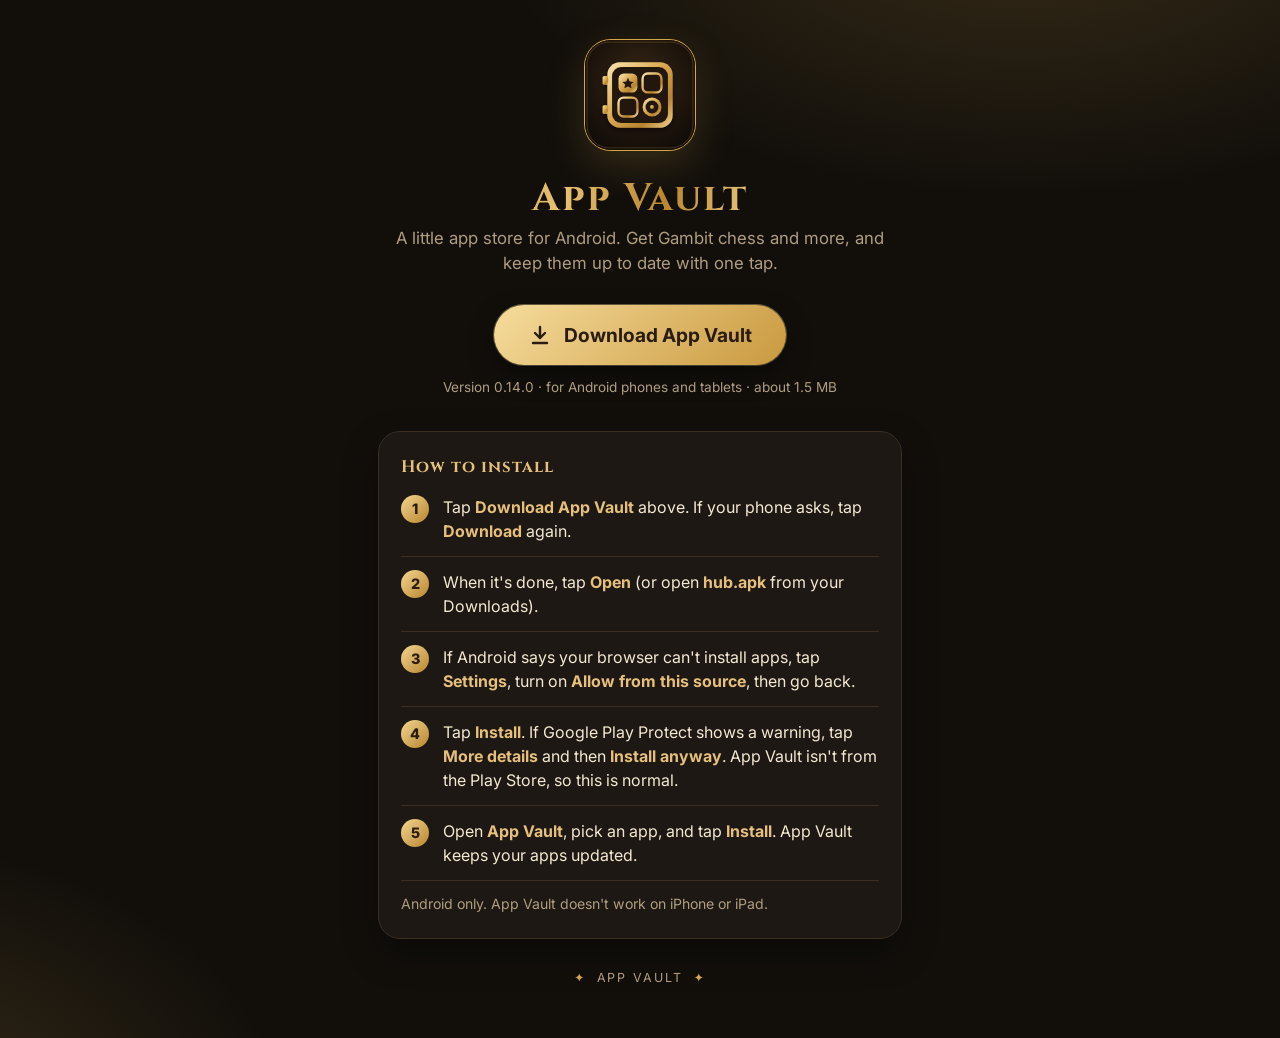
<file: get-next/index.html>
<!doctype html>
<html lang="en">
<head>
<meta charset="utf-8">
<meta name="viewport" content="width=device-width, initial-scale=1, viewport-fit=cover">
<title>Get App Vault</title>
<meta name="description" content="Download App Vault for Android: a small personal app store with Gambit chess and more.">
<meta property="og:title" content="Get App Vault">
<meta property="og:description" content="Download App Vault for Android: a small personal app store with Gambit chess and more.">
<link rel="icon" href="../vault-icon.svg">
<link rel="preconnect" href="https://fonts.googleapis.com"><link rel="preconnect" href="https://fonts.gstatic.com" crossorigin>
<link href="https://fonts.googleapis.com/css2?family=Cinzel:wght@600;700&family=Inter:wght@400;500;600;700&display=swap" rel="stylesheet">
<style>
  :root { --bg:#120f0b; --surface:#1d1813; --line:#3a2f22; --text:#f4e8d2; --muted:#b09d80; --gold:#d4a64a; --gold2:#e6c07a; --glow:rgba(212,166,74,.2); }
  * { box-sizing:border-box; }
  body { margin:0; min-height:100vh; font-family:Inter,system-ui,Roboto,sans-serif; color:var(--text); line-height:1.5;
    background:radial-gradient(900px 500px at 80% -10%, var(--glow), transparent 60%), radial-gradient(700px 500px at -10% 110%, var(--glow), transparent 60%), var(--bg); }
  main { max-width:560px; margin:0 auto; padding:40px 18px 50px; text-align:center; }
  .logo { width:110px; height:110px; border-radius:26px; box-shadow:0 0 0 1px var(--gold), 0 14px 40px var(--glow); }
  h1 { margin:22px 0 6px; font:700 2.4rem/1.1 Cinzel,Georgia,serif; letter-spacing:.05em;
    background:linear-gradient(100deg,#9a6a22,#e8c272 35%,#b8862f 55%,#f3d58f 75%,#9a6a22); -webkit-background-clip:text; background-clip:text; color:transparent; }
  .lead { color:var(--muted); margin:0 0 28px; font-size:1.05rem; }
  .dl { display:inline-flex; align-items:center; gap:12px; padding:18px 34px; border-radius:999px; text-decoration:none; font:700 1.2rem Inter,sans-serif;
    color:#2a1d10; background:linear-gradient(135deg,#f6dc9c,#c9993f); box-shadow:0 10px 26px rgba(0,0,0,.45), 0 0 0 1px rgba(246,220,156,.4); }
  .dl:active { transform:scale(.97); }
  .dl svg { width:24px; height:24px; fill:none; stroke:currentColor; stroke-width:2.4; stroke-linecap:round; stroke-linejoin:round; }
  .dl.alt { margin-top:14px; padding:14px 28px; font-size:1.05rem; color:var(--gold2); background:transparent; box-shadow:inset 0 0 0 1.5px var(--gold); }
  .small { color:var(--muted); font-size:.85rem; margin-top:12px; }
  .card { text-align:left; margin-top:34px; background:var(--surface); border:1px solid var(--line); border-radius:22px; padding:8px 22px; box-shadow:0 14px 34px rgba(0,0,0,.4); }
  .card h2 { font:700 1.05rem Cinzel,Georgia,serif; letter-spacing:.06em; color:var(--gold2); margin:16px 0 4px; }
  ol { margin:0; padding:0; list-style:none; counter-reset:s; }
  ol li { counter-increment:s; display:flex; gap:14px; padding:13px 0; border-top:1px solid var(--line); }
  ol li:first-child { border-top:0; }
  ol li::before { content:counter(s); flex:none; width:28px; height:28px; border-radius:50%; display:flex; align-items:center; justify-content:center;
    font-weight:800; font-size:.9rem; color:#2a1d10; background:linear-gradient(135deg,#f3d58f,#b8862f); }
  b { color:var(--gold2); }
  .note { color:var(--muted); font-size:.88rem; padding:12px 0 16px; border-top:1px solid var(--line); }
  footer { margin-top:30px; color:var(--muted); font-size:.78rem; letter-spacing:.16em; text-transform:uppercase; }
  footer::before, footer::after { content:'✦'; color:var(--gold); margin:0 10px; }
</style>
</head>
<body>
<main>
  <img class="logo" src="../vault-icon.svg" alt="">
  <h1>App Vault</h1>
  <p class="lead">A little app store for Android. Get Gambit chess and more, and keep them up to date with one tap.</p>
  <a class="dl" id="dl" href="https://github.com/glickshulem-stack/apps/releases/download/hub-v0.7.0/hub.apk" download>
    <svg viewBox="0 0 24 24"><path d="M12 4v11"/><path d="M7 10l5 5 5-5"/><path d="M5 20h14"/></svg>Download App Vault</a>
  <div class="small" id="ver">For Android phones and tablets · about 1.5 MB</div>
  <!-- Windows: shown only when catalog.json's "hub" entry has a "windows" download URL -->
  <div id="win" hidden>
    <a class="dl alt" id="win-dl" href="#" download><svg viewBox="0 0 24 24"><path d="M3 5l8-1v8H3z"/><path d="M13 4l8-1v9h-8z"/><path d="M3 13h8v7l-8-1z"/><path d="M13 13h8v8l-8-1z"/></svg>Download for Windows</a>
    <div class="small" id="win-ver">For Windows computers</div>
  </div>

  <div class="card">
    <h2>How to install</h2>
    <ol>
      <li><span>Tap <b>Download App Vault</b> above. If your phone asks, tap <b>Download</b> again.</span></li>
      <li><span>When it's done, tap <b>Open</b> (or open <b>hub.apk</b> from your Downloads).</span></li>
      <li><span>If Android says your browser can't install apps, tap <b>Settings</b>, turn on <b>Allow from this source</b>, then go back.</span></li>
      <li><span>Tap <b>Install</b>. If Google Play Protect shows a warning, tap <b>More details</b> and then <b>Install anyway</b>. App Vault isn't from the Play Store, so this is normal.</span></li>
      <li><span>Open <b>App Vault</b>, pick an app, and tap <b>Install</b>. App Vault keeps your apps updated.</span></li>
    </ol>
    <div class="note">Android only. App Vault doesn't work on iPhone or iPad.</div>
  </div>
  <footer>App Vault</footer>
</main>
<script>
// Always point at the newest App Vault app listed in the store's catalog.
fetch('../catalog.json?t=' + Date.now(), { cache: 'no-store' }).then(r => r.json()).then(c => {
  const hub = (c.apps || []).find(a => a.id === 'hub');
  if (!hub || !hub.version) return;
  document.getElementById('dl').href = `https://github.com/glickshulem-stack/apps/releases/download/hub-v${hub.version}/hub.apk`;
  document.getElementById('ver').textContent = `Version ${hub.version} · for Android phones and tablets · about 1.5 MB`;
  if (hub.windows) {
    document.getElementById('win-dl').href = hub.windows;
    if (hub.windowsVersion) document.getElementById('win-ver').textContent = `Version ${hub.windowsVersion} · for Windows computers`;
    document.getElementById('win').hidden = false;
  }
}).catch(() => {}).finally(() => {
  // Links shared from App Vault Studio end in ?auto: on Android the download starts by itself.
  if (!new URLSearchParams(location.search).has('auto') || !/Android/i.test(navigator.userAgent)) return;
  document.getElementById('ver').textContent = 'Your download has started. If nothing happens, tap Download App Vault.';
  setTimeout(() => { location.href = document.getElementById('dl').href; }, 600);
});
</script>
</body>
</html>
</file>
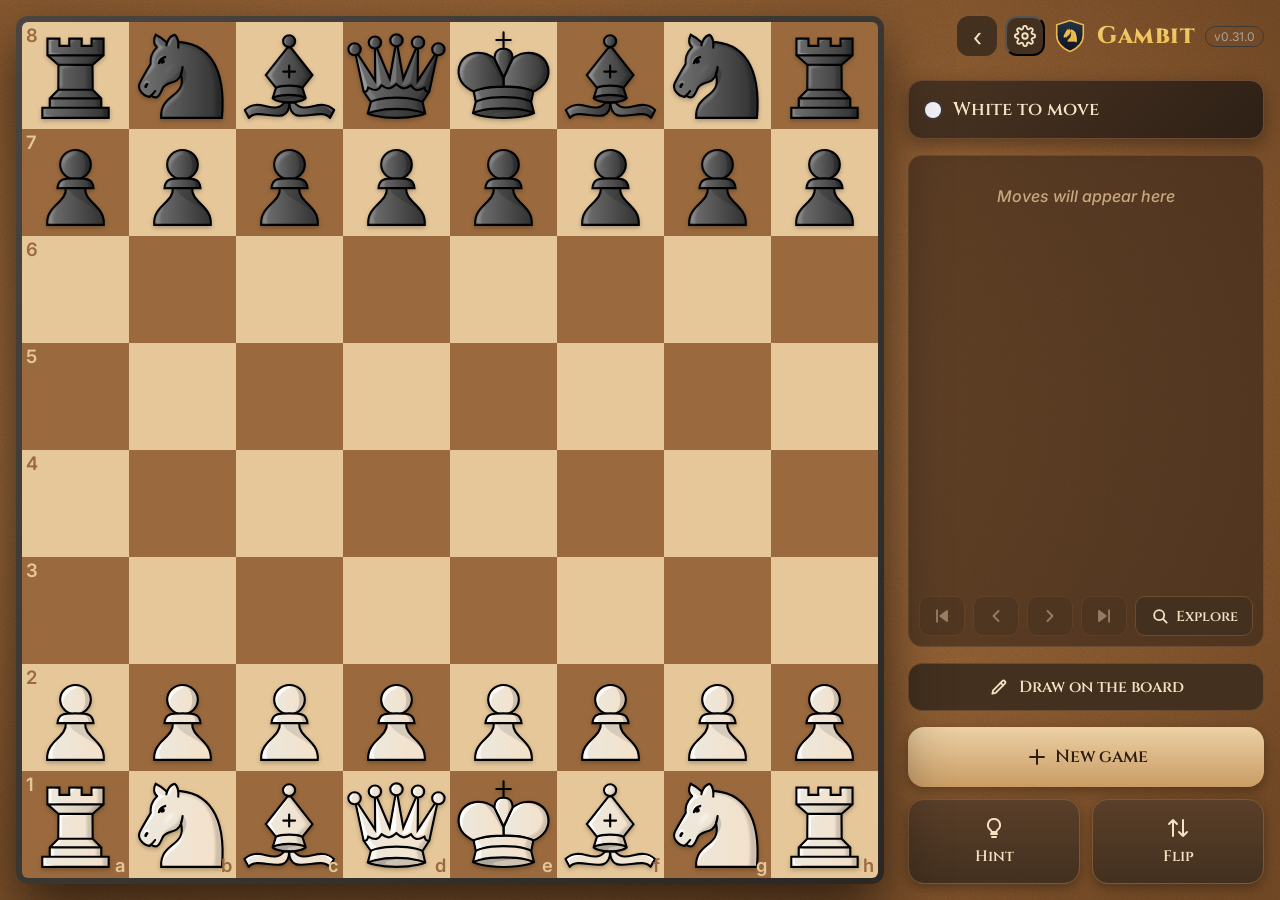
<file: apps/chess/index.html>
<!doctype html>
<html lang="en">
<head>
<meta charset="utf-8">
<meta name="viewport" content="width=device-width, initial-scale=1, viewport-fit=cover, user-scalable=no">
<meta name="theme-color" content="#1a1918">
<title>Gambit</title>
<link rel="icon" href="logo.svg" type="image/svg+xml">
<link rel="preconnect" href="https://fonts.googleapis.com">
<link rel="preconnect" href="https://fonts.gstatic.com" crossorigin>
<link href="https://fonts.googleapis.com/css2?family=Cinzel:wght@600;800&family=Inter:wght@400;500;600&display=swap" rel="stylesheet">
<link rel="stylesheet" href="chess.css">
</head>
<body data-theme="fide" data-bg="saddle" data-font="cinzel">
<svg width="0" height="0" style="position:absolute" aria-hidden="true"><filter id="tintw" color-interpolation-filters="sRGB"><feColorMatrix type="matrix" values=".3 .59 .11 0 0  .3 .59 .11 0 0  .3 .59 .11 0 0  0 0 0 1 0"/><feComponentTransfer><feFuncR id="tintwR" type="table" tableValues="0 1"/><feFuncG id="tintwG" type="table" tableValues="0 1"/><feFuncB id="tintwB" type="table" tableValues="0 1"/></feComponentTransfer></filter><filter id="tintb" color-interpolation-filters="sRGB"><feColorMatrix type="matrix" values=".3 .59 .11 0 0  .3 .59 .11 0 0  .3 .59 .11 0 0  0 0 0 1 0"/><feComponentTransfer><feFuncR id="tintbR" type="table" tableValues="0 1"/><feFuncG id="tintbG" type="table" tableValues="0 1"/><feFuncB id="tintbB" type="table" tableValues="0 1"/></feComponentTransfer></filter></svg>
<div class="layout">
  <section class="play">
    <div id="board"></div>
    <svg id="arrows" viewBox="0 0 8 8" aria-hidden="true"><defs><marker id="ah" viewBox="0 0 10 10" refX="5" refY="5" markerWidth="2.6" markerHeight="2.6" orient="auto-start-reverse"><path d="M0,0 L10,5 L0,10 z" fill="#e8b84a"/></marker></defs><g id="marks"></g><line id="hintline" x1="0" y1="0" x2="0" y2="0" stroke="#e8b84a" stroke-width=".2" stroke-linecap="round" marker-end="url(#ah)" opacity=".9"/></svg>
  </section>
  <aside class="panel">
    <header class="topbar">
      <a href="../../" class="iconbtn" id="back" aria-label="Back to apps">‹</a>
      <button class="iconbtn" id="opensettings" aria-label="Settings"><svg viewBox="0 0 24 24" width="22" height="22" fill="none" stroke="currentColor" stroke-width="2" stroke-linecap="round" stroke-linejoin="round"><circle cx="12" cy="12" r="3"/><path d="M19.4 15a1.7 1.7 0 00.3 1.8l.1.1a2 2 0 11-2.8 2.8l-.1-.1a1.7 1.7 0 00-1.8-.3 1.7 1.7 0 00-1 1.5V21a2 2 0 11-4 0v-.1a1.7 1.7 0 00-1.1-1.5 1.7 1.7 0 00-1.8.3l-.1.1a2 2 0 11-2.8-2.8l.1-.1a1.7 1.7 0 00.3-1.8 1.7 1.7 0 00-1.5-1H3a2 2 0 110-4h.1a1.7 1.7 0 001.5-1.1 1.7 1.7 0 00-.3-1.8l-.1-.1a2 2 0 112.8-2.8l.1.1a1.7 1.7 0 001.8.3H9a1.7 1.7 0 001-1.5V3a2 2 0 114 0v.1a1.7 1.7 0 001 1.5 1.7 1.7 0 001.8-.3l.1-.1a2 2 0 112.8 2.8l-.1.1a1.7 1.7 0 00-.3 1.8V9a1.7 1.7 0 001.5 1H21a2 2 0 110 4h-.1a1.7 1.7 0 00-1.5 1z"/></svg></button>
      <div class="brand"><img src="logo.svg" alt=""><span class="name">Gambit</span><span class="ver">v<span id="ver"></span></span></div>
    </header>
    <div class="status-card"><div class="turn-dot" id="turn-dot"></div><div id="status"></div></div>
    <div class="clock-card" id="clocks" hidden><div class="clk" id="clk-w"><span class="cname">White</span><span class="ctime"></span></div><div class="clk" id="clk-b"><span class="cname">Black</span><span class="ctime"></span></div></div>
    <div class="review-card" id="reviewcard" hidden><div class="evalbar"><div id="evalfill"></div></div><div id="evaltxt"></div><div id="revcounts"></div></div>
    <div class="moves-card"><div id="moves"></div>
      <div class="navrow">
        <button class="nav" id="navfirst" aria-label="First move"><svg viewBox="0 0 24 24"><path d="M6 5v14M18 6l-8 6 8 6z"/></svg></button>
        <button class="nav" id="navprev" aria-label="Back one move"><svg viewBox="0 0 24 24"><path d="M15 6l-6 6 6 6"/></svg></button>
        <button class="nav" id="navnext" aria-label="Forward one move"><svg viewBox="0 0 24 24"><path d="M9 6l6 6-6 6"/></svg></button>
        <button class="nav" id="navlast" aria-label="Latest move"><svg viewBox="0 0 24 24"><path d="M18 5v14M6 6l8 6-8 6z"/></svg></button>
        <button class="cbtn" id="explore"><svg viewBox="0 0 24 24"><circle cx="11" cy="11" r="6"/><path d="M20 20l-4.5-4.5"/></svg><span>Explore</span></button>
      </div><button id="reviewbtn" class="revbtn" hidden>★ Review game</button></div>
    <div class="coach-card">
      <button class="drawopen" id="pen"><svg viewBox="0 0 24 24"><path d="M4 20l4-1L19 8a2.1 2.1 0 00-3-3L5 16z"/><path d="M14 7l3 3"/></svg><span>Draw on the board</span></button>
      <div class="drawpanel" id="drawpanel">
        <div class="dphead"><svg viewBox="0 0 24 24"><path d="M4 20l4-1L19 8a2.1 2.1 0 00-3-3L5 16z"/><path d="M14 7l3 3"/></svg><b>Drawing</b><small>Drag for an arrow · tap for a box</small>
          <button class="dpclose" id="penclose" aria-label="Close drawing and erase it"><svg viewBox="0 0 24 24"><path d="M6 6l12 12M18 6L6 18"/></svg></button></div>
        <div class="dpbody">
          <div id="inks"></div>
          <button class="dpbtn" id="drawundo"><svg viewBox="0 0 24 24"><path d="M9 14L4 9l5-5"/><path d="M4 9h11a5 5 0 010 10h-3"/></svg><span>Undo</span></button>
          <button class="dpbtn" id="clearmarks"><svg viewBox="0 0 24 24"><path d="M4 7h16M9 7V4h6v3M6 7l1 13h10l1-13"/></svg><span>Clear</span></button>
        </div>
      </div>
    </div>
    <div class="actions">
      <button id="newgame" class="act"><svg viewBox="0 0 24 24"><path d="M12 5v14M5 12h14"/></svg><span>New game</span></button>
      <button id="hint" class="act"><svg viewBox="0 0 24 24"><path d="M9 18h6M10 21h4"/><path d="M12 3a6 6 0 00-3.5 10.9c.6.5 1 1.2 1 2.1h5c0-.9.4-1.6 1-2.1A6 6 0 0012 3z"/></svg><span>Hint</span></button>
      <button id="flip" class="act"><svg viewBox="0 0 24 24"><path d="M7 4v16M7 4L3 8M7 4l4 4M17 20V4M17 20l-4-4M17 20l4-4"/></svg><span>Flip</span></button>
    </div>
  </aside>
</div>
<div id="promo" class="overlay"><div class="dialog"><div class="dtitle">Promote pawn to</div><div id="promo-choices"></div></div></div>
<div id="settings" class="overlay"><div class="dialog"><div class="dtitle">Settings</div><div class="slabel">This game</div><button id="undo" class="act undorow"><svg viewBox="0 0 24 24"><path d="M9 14L4 9l5-5"/><path d="M4 9h11a5 5 0 010 10h-3"/></svg><span>Undo</span></button><div class="slabel">Pieces</div><div id="setchoices"></div><div class="slabel">Board</div><div id="boardchoices"></div><button class="act primary" id="closesettings">Done</button></div></div>
<div id="confirm" class="overlay"><div class="dialog"><div class="dtitle">New game</div><div class="slabel">Opponent</div><div id="oppchoices" class="chips"></div><div class="wheels"><div class="wcol" id="wlevel"><div class="slabel">Level</div><div class="wheel"></div></div><div class="wcol" id="wcolor"><div class="slabel">You play</div><div class="wheel"></div></div><div class="wcol" id="wtime"><div class="slabel">Clock</div><div class="wheel"></div></div></div><div class="drow"><button class="act ghost" id="no">Cancel</button><button class="act primary" id="yes">Start</button></div></div></div>
<div id="win" class="overlay"><canvas id="confetti"></canvas><div class="dialog wincard"><div class="winrays"></div><div id="winpiece"></div><div class="winsub">Checkmate</div><div id="wintitle"></div><div class="drow"><button class="act ghost" id="winlook">See board</button><button class="act ghost" id="winreview">Review</button><button class="act primary" id="winnew">New game</button></div></div></div>
<script src="chess.js"></script>
</body>
</html>
</file>
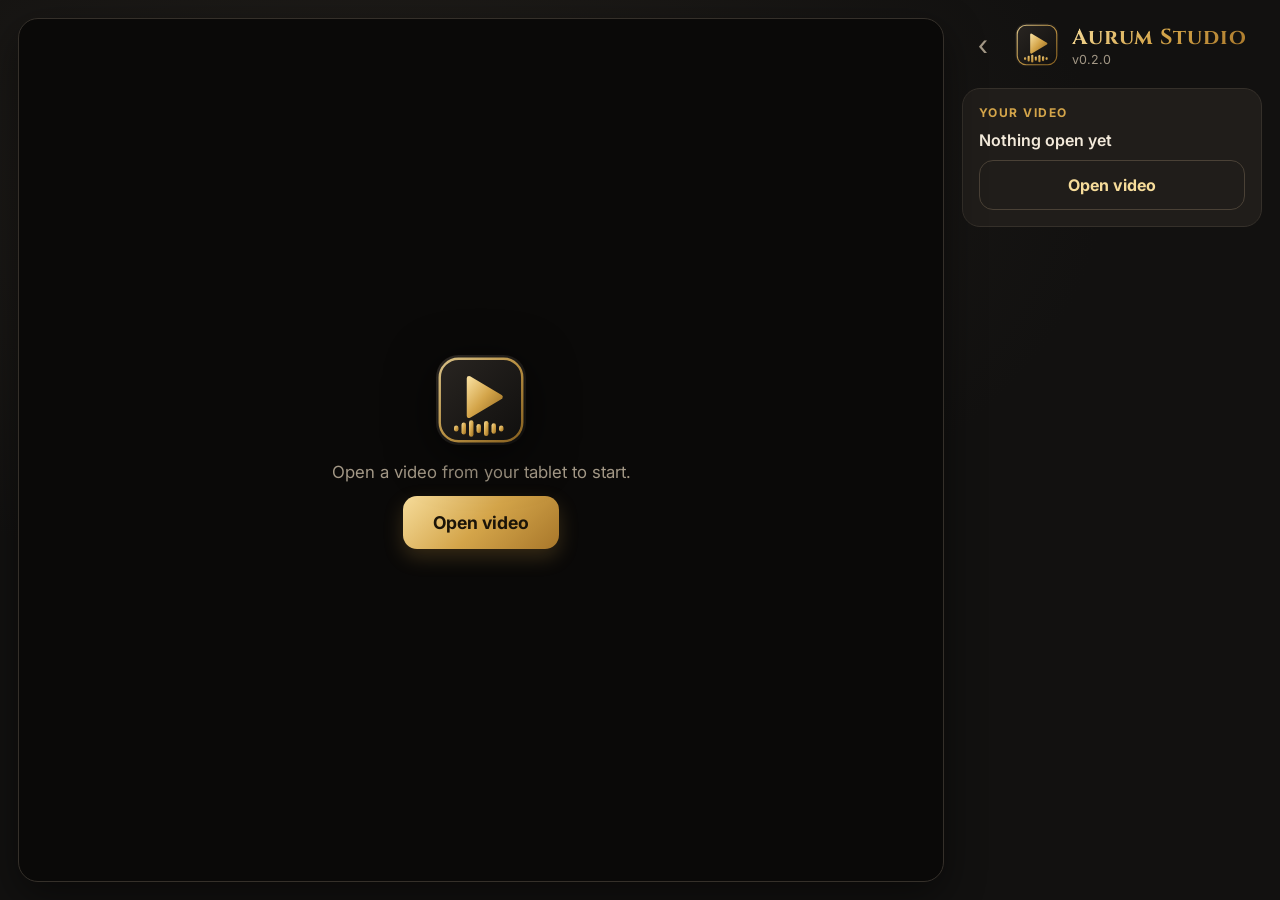
<file: apps/studio/index.html>
<!doctype html>
<html lang="en">
<head>
<meta charset="utf-8">
<meta name="viewport" content="width=device-width, initial-scale=1, viewport-fit=cover, user-scalable=no">
<meta name="theme-color" content="#121110">
<title>Aurum Studio</title>
<link rel="icon" href="icon.svg" type="image/svg+xml">
<link rel="preconnect" href="https://fonts.googleapis.com">
<link rel="preconnect" href="https://fonts.gstatic.com" crossorigin>
<link href="https://fonts.googleapis.com/css2?family=Cinzel:wght@600;700&family=Inter:wght@400;500;600;700&display=swap" rel="stylesheet">
<link rel="stylesheet" href="studio.css">
</head>
<body>
<div class="layout">
  <section class="stage">
    <div class="screen" id="screen">
      <video id="video" playsinline preload="auto"></video>
      <div class="empty" id="empty">
        <img src="icon.svg" alt="">
        <p>Open a video from your tablet to start.</p>
        <button class="btn gold big" data-open>Open video</button>
      </div>
    </div>
    <div class="transport" id="transport" hidden>
      <button class="round" id="play" aria-label="Play"><svg viewBox="0 0 24 24" id="playicon"><path d="M8 5l11 7-11 7z"/></svg></button>
      <div class="time"><span id="now">0:00.0</span><span class="dim"> / <span id="total">0:00.0</span></span></div>
      <div class="spacer"></div>
      <button class="chip" id="setstart">⟦ Start here</button>
      <button class="chip" id="setend">End here ⟧</button>
    </div>
    <div class="timeline" id="timeline" hidden>
      <canvas id="thumbs"></canvas>
      <div class="shade" id="shadeL"></div><div class="shade" id="shadeR"></div>
      <div class="sel" id="sel"><div class="handle l" id="hl"><i></i></div><div class="handle r" id="hr"><i></i></div></div>
      <div class="playhead" id="playhead"></div>
    </div>
  </section>
  <aside class="panel">
    <header class="brand">
      <a href="../../" class="back" aria-label="Back to apps">‹</a>
      <img src="icon.svg" alt="">
      <div><div class="name">Aurum Studio</div><div class="ver">v<span id="ver"></span></div></div>
    </header>
    <div class="card" id="filecard">
      <div class="label">Your video</div>
      <div class="fname" id="fname">Nothing open yet</div>
      <button class="btn line" data-open>Open video</button>
    </div>
    <div class="card" id="partcard" hidden>
      <div class="label">Part to keep</div>
      <div class="row"><span>Start</span><b id="vstart">0:00.0</b></div>
      <div class="row"><span>End</span><b id="vend">0:00.0</b></div>
      <div class="row"><span>Length</span><b id="vlen">0:00.0</b></div>
      <button class="link" id="resetpart">Keep the whole video</button>
    </div>
    <div class="save" id="savecard" hidden>
      <button class="btn gold" id="savevideo"><svg viewBox="0 0 24 24"><rect x="3" y="5" width="14" height="14" rx="2"/><path d="M17 10l4-3v10l-4-3"/></svg>Save video</button>
      <button class="btn dark" id="savemp3"><svg viewBox="0 0 24 24"><path d="M9 18V5l11-2v13"/><circle cx="6" cy="18" r="3"/><circle cx="17" cy="16" r="3"/></svg>Save as MP3</button>
    </div>
  </aside>
</div>
<input type="file" id="file" accept="video/*" hidden>
<div class="overlay" id="job" hidden>
  <div class="dialog">
    <div class="dtitle" id="jtitle">Saving…</div>
    <div class="jmsg" id="jmsg"></div>
    <div class="bar"><i id="jbar"></i></div>
    <div class="jbtns" id="jworking"><button class="btn line" id="jcancel">Stop</button></div>
    <div class="jbtns" id="jdone" hidden>
      <button class="btn gold" id="jopen">Open</button>
      <button class="btn line" id="jshare">Share</button>
      <button class="btn line" id="jclose">Done</button>
    </div>
  </div>
</div>
<div class="toast" id="toast" hidden></div>
<script src="studio.js"></script>
</body>
</html>
</file>
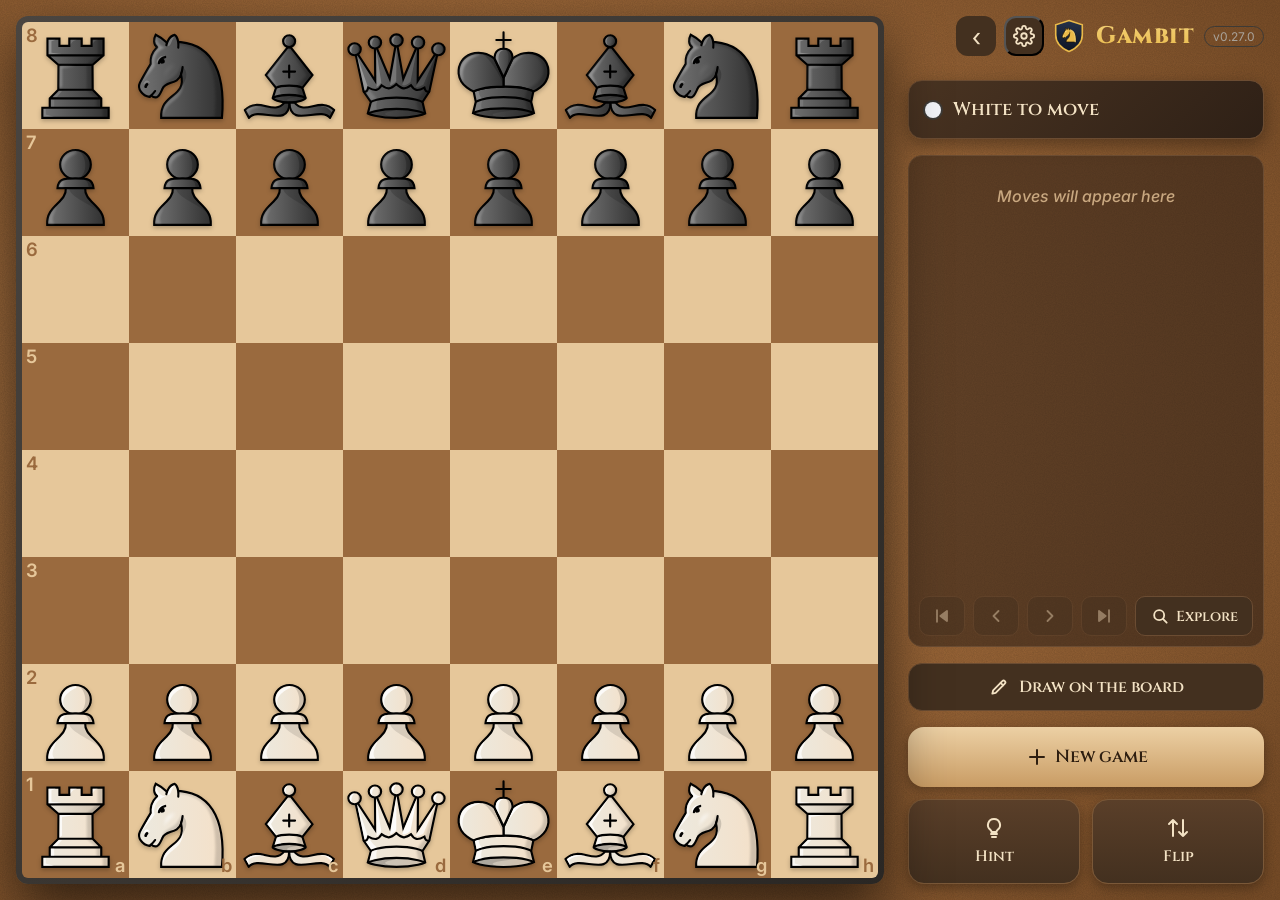
<file: web/chess/index.html>
<!doctype html>
<html lang="en">
<head>
<meta charset="utf-8">
<meta name="viewport" content="width=device-width, initial-scale=1, viewport-fit=cover, user-scalable=no">
<meta name="theme-color" content="#1a1918">
<title>Gambit</title>
<link rel="icon" href="logo.svg" type="image/svg+xml">
<link rel="preconnect" href="https://fonts.googleapis.com">
<link rel="preconnect" href="https://fonts.gstatic.com" crossorigin>
<link href="https://fonts.googleapis.com/css2?family=Cinzel:wght@600;800&family=Inter:wght@400;500;600&display=swap" rel="stylesheet">
<link rel="stylesheet" href="chess.css">
</head>
<body data-theme="fide" data-bg="saddle" data-font="cinzel">
<svg width="0" height="0" style="position:absolute" aria-hidden="true"><filter id="tintw" color-interpolation-filters="sRGB"><feColorMatrix type="matrix" values=".3 .59 .11 0 0  .3 .59 .11 0 0  .3 .59 .11 0 0  0 0 0 1 0"/><feComponentTransfer><feFuncR id="tintwR" type="table" tableValues="0 1"/><feFuncG id="tintwG" type="table" tableValues="0 1"/><feFuncB id="tintwB" type="table" tableValues="0 1"/></feComponentTransfer></filter><filter id="tintb" color-interpolation-filters="sRGB"><feColorMatrix type="matrix" values=".3 .59 .11 0 0  .3 .59 .11 0 0  .3 .59 .11 0 0  0 0 0 1 0"/><feComponentTransfer><feFuncR id="tintbR" type="table" tableValues="0 1"/><feFuncG id="tintbG" type="table" tableValues="0 1"/><feFuncB id="tintbB" type="table" tableValues="0 1"/></feComponentTransfer></filter></svg>
<div class="layout">
  <section class="play">
    <div id="board"></div>
    <svg id="arrows" viewBox="0 0 8 8" aria-hidden="true"><defs><marker id="ah" viewBox="0 0 10 10" refX="5" refY="5" markerWidth="2.6" markerHeight="2.6" orient="auto-start-reverse"><path d="M0,0 L10,5 L0,10 z" fill="#e8b84a"/></marker></defs><g id="marks"></g><line id="hintline" x1="0" y1="0" x2="0" y2="0" stroke="#e8b84a" stroke-width=".2" stroke-linecap="round" marker-end="url(#ah)" opacity=".9"/></svg>
  </section>
  <aside class="panel">
    <header class="topbar">
      <a href="../../" class="iconbtn" id="back" aria-label="Back to apps">‹</a>
      <button class="iconbtn" id="opensettings" aria-label="Settings"><svg viewBox="0 0 24 24" width="22" height="22" fill="none" stroke="currentColor" stroke-width="2" stroke-linecap="round" stroke-linejoin="round"><circle cx="12" cy="12" r="3"/><path d="M19.4 15a1.7 1.7 0 00.3 1.8l.1.1a2 2 0 11-2.8 2.8l-.1-.1a1.7 1.7 0 00-1.8-.3 1.7 1.7 0 00-1 1.5V21a2 2 0 11-4 0v-.1a1.7 1.7 0 00-1.1-1.5 1.7 1.7 0 00-1.8.3l-.1.1a2 2 0 11-2.8-2.8l.1-.1a1.7 1.7 0 00.3-1.8 1.7 1.7 0 00-1.5-1H3a2 2 0 110-4h.1a1.7 1.7 0 001.5-1.1 1.7 1.7 0 00-.3-1.8l-.1-.1a2 2 0 112.8-2.8l.1.1a1.7 1.7 0 001.8.3H9a1.7 1.7 0 001-1.5V3a2 2 0 114 0v.1a1.7 1.7 0 001 1.5 1.7 1.7 0 001.8-.3l.1-.1a2 2 0 112.8 2.8l-.1.1a1.7 1.7 0 00-.3 1.8V9a1.7 1.7 0 001.5 1H21a2 2 0 110 4h-.1a1.7 1.7 0 00-1.5 1z"/></svg></button>
      <div class="brand"><img src="logo.svg" alt=""><span class="name">Gambit</span><span class="ver">v<span id="ver"></span></span></div>
    </header>
    <div class="status-card"><div class="turn-dot" id="turn-dot"></div><div id="status"></div></div>
    <div class="clock-card" id="clocks" hidden><div class="clk" id="clk-w"><span class="cname">White</span><span class="ctime"></span></div><div class="clk" id="clk-b"><span class="cname">Black</span><span class="ctime"></span></div></div>
    <div class="review-card" id="reviewcard" hidden><div class="evalbar"><div id="evalfill"></div></div><div id="evaltxt"></div><div id="revcounts"></div></div>
    <div class="moves-card"><div id="moves"></div>
      <div class="navrow">
        <button class="nav" id="navfirst" aria-label="First move"><svg viewBox="0 0 24 24"><path d="M6 5v14M18 6l-8 6 8 6z"/></svg></button>
        <button class="nav" id="navprev" aria-label="Back one move"><svg viewBox="0 0 24 24"><path d="M15 6l-6 6 6 6"/></svg></button>
        <button class="nav" id="navnext" aria-label="Forward one move"><svg viewBox="0 0 24 24"><path d="M9 6l6 6-6 6"/></svg></button>
        <button class="nav" id="navlast" aria-label="Latest move"><svg viewBox="0 0 24 24"><path d="M18 5v14M6 6l8 6-8 6z"/></svg></button>
        <button class="cbtn" id="explore"><svg viewBox="0 0 24 24"><circle cx="11" cy="11" r="6"/><path d="M20 20l-4.5-4.5"/></svg><span>Explore</span></button>
      </div><button id="reviewbtn" class="revbtn" hidden>★ Review game</button></div>
    <div class="coach-card">
      <button class="drawopen" id="pen"><svg viewBox="0 0 24 24"><path d="M4 20l4-1L19 8a2.1 2.1 0 00-3-3L5 16z"/><path d="M14 7l3 3"/></svg><span>Draw on the board</span></button>
      <div class="drawpanel" id="drawpanel">
        <div class="dphead"><svg viewBox="0 0 24 24"><path d="M4 20l4-1L19 8a2.1 2.1 0 00-3-3L5 16z"/><path d="M14 7l3 3"/></svg><b>Drawing</b><small>Drag for an arrow · tap for a box</small>
          <button class="dpclose" id="penclose" aria-label="Close drawing and erase it"><svg viewBox="0 0 24 24"><path d="M6 6l12 12M18 6L6 18"/></svg></button></div>
        <div class="dpbody">
          <div id="inks"></div>
          <button class="dpbtn" id="drawundo"><svg viewBox="0 0 24 24"><path d="M9 14L4 9l5-5"/><path d="M4 9h11a5 5 0 010 10h-3"/></svg><span>Undo</span></button>
          <button class="dpbtn" id="clearmarks"><svg viewBox="0 0 24 24"><path d="M4 7h16M9 7V4h6v3M6 7l1 13h10l1-13"/></svg><span>Clear</span></button>
        </div>
      </div>
    </div>
    <div class="actions">
      <button id="newgame" class="act"><svg viewBox="0 0 24 24"><path d="M12 5v14M5 12h14"/></svg><span>New game</span></button>
      <button id="hint" class="act"><svg viewBox="0 0 24 24"><path d="M9 18h6M10 21h4"/><path d="M12 3a6 6 0 00-3.5 10.9c.6.5 1 1.2 1 2.1h5c0-.9.4-1.6 1-2.1A6 6 0 0012 3z"/></svg><span>Hint</span></button>
      <button id="flip" class="act"><svg viewBox="0 0 24 24"><path d="M7 4v16M7 4L3 8M7 4l4 4M17 20V4M17 20l-4-4M17 20l4-4"/></svg><span>Flip</span></button>
    </div>
  </aside>
</div>
<div id="promo" class="overlay"><div class="dialog"><div class="dtitle">Promote pawn to</div><div id="promo-choices"></div></div></div>
<div id="settings" class="overlay"><div class="dialog"><div class="dtitle">Settings</div><div class="slabel">This game</div><button id="undo" class="act undorow"><svg viewBox="0 0 24 24"><path d="M9 14L4 9l5-5"/><path d="M4 9h11a5 5 0 010 10h-3"/></svg><span>Undo</span></button><div class="slabel">Pieces</div><div id="setchoices"></div><div class="slabel">Board</div><div id="boardchoices"></div><button class="act primary" id="closesettings">Done</button></div></div>
<div id="confirm" class="overlay"><div class="dialog"><div class="dtitle">New game</div><div class="slabel">Opponent</div><div id="oppchoices" class="chips"></div><div id="cpuopts"><div class="slabel">Computer level</div><div id="levelchoices" class="chips"></div><div class="slabel">You play</div><div id="colorchoices" class="chips"></div></div><div class="slabel">Clock</div><div id="timechoices"></div><div class="drow"><button class="act ghost" id="no">Cancel</button><button class="act primary" id="yes">Start</button></div></div></div>
<div id="win" class="overlay"><canvas id="confetti"></canvas><div class="dialog wincard"><div class="winrays"></div><div id="winpiece"></div><div class="winsub">Checkmate</div><div id="wintitle"></div><div class="drow"><button class="act ghost" id="winlook">See board</button><button class="act ghost" id="winreview">Review</button><button class="act primary" id="winnew">New game</button></div></div></div>
<script src="chess.js"></script>
</body>
</html>
</file>
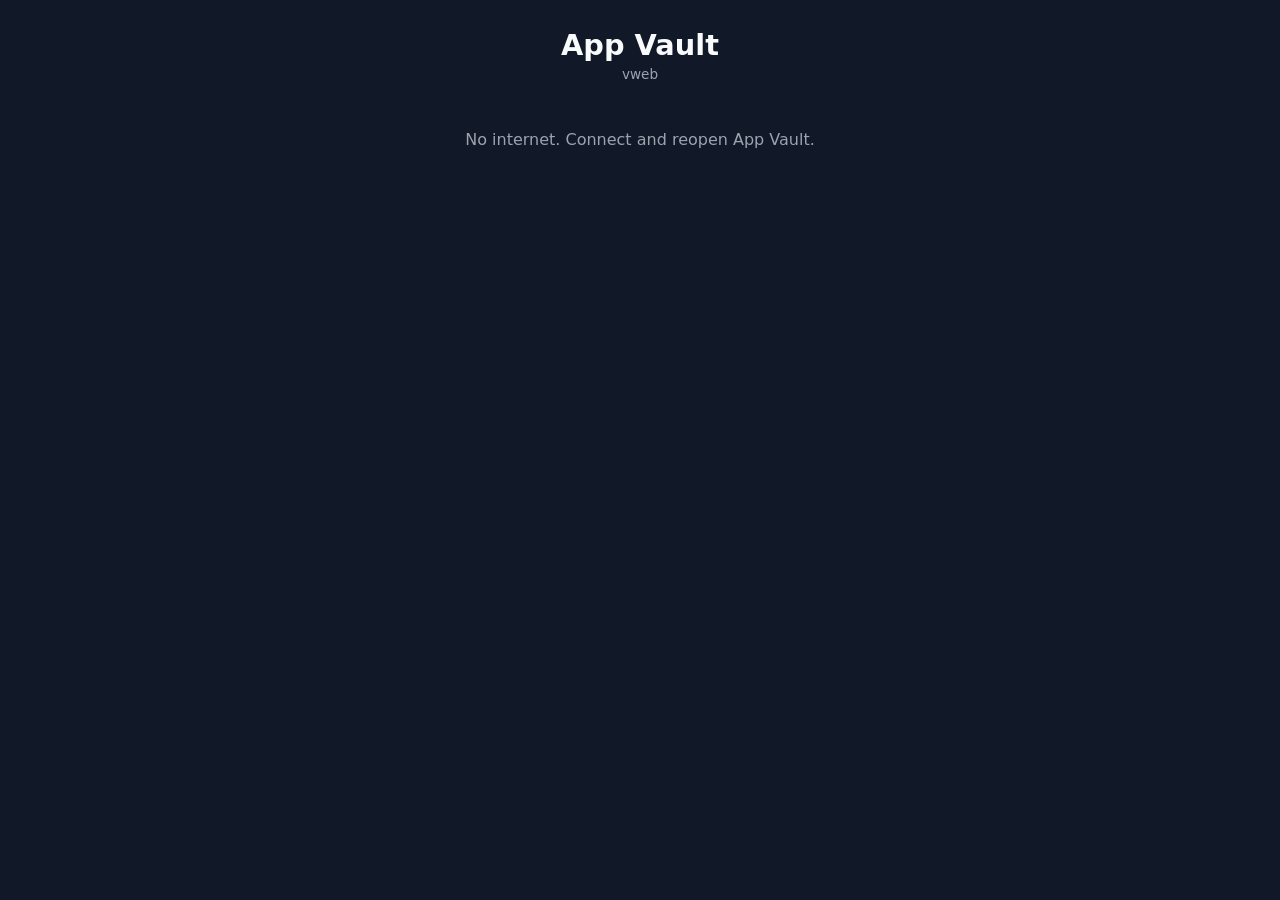
<file: android/hub/app/src/main/assets/index.html>
<!doctype html>
<html lang="en">
<head>
<meta charset="utf-8">
<meta name="viewport" content="width=device-width, initial-scale=1, viewport-fit=cover">
<title>App Vault</title>
<style>
  * { box-sizing:border-box; -webkit-tap-highlight-color:transparent; }
  body { margin:0; font-family:system-ui,Roboto,sans-serif; background:#111827; color:#f9fafb; min-height:100vh; user-select:none; }
  header { padding:28px 16px 8px; text-align:center; }
  h1 { margin:0; font-size:1.8rem; }
  .ver { color:#9ca3af; font-size:.85rem; margin-top:4px; }
  main { display:flex; flex-direction:column; gap:12px; padding:16px; max-width:700px; margin:0 auto; }
  .app { display:flex; align-items:center; gap:14px; padding:16px; background:#1f2937; border-radius:16px; }
  .icon { font-size:2.6rem; width:56px; text-align:center; }
  .info { flex:1; min-width:0; }
  .name { font-weight:600; font-size:1.15rem; }
  .meta { color:#9ca3af; font-size:.85rem; margin-top:2px; }
  .status { color:#f59e0b; font-size:.85rem; margin-top:2px; }
  button { border:0; border-radius:10px; padding:10px 16px; font-size:1rem; font-weight:600; cursor:pointer; }
  .install { background:#f59e0b; color:#111; } .update { background:#10b981; color:#111; } .open { background:#374151; color:#f9fafb; }
  .msg { text-align:center; color:#9ca3af; padding:24px; }
</style>
</head>
<body>
<header><h1>App Vault</h1><div class="ver">v<span id="ver"></span></div></header>
<main id="list"><div class="msg">Loading apps…</div></main>
<script>
const REPO = 'glickshulem-stack/apps';
const hasHub = typeof Hub !== 'undefined';
document.getElementById('ver').textContent = hasHub ? Hub.hubVersion() : 'web';
const status = {};
let catalog = null;

function newer(a, b) { // is a > b ?
  const x = a.split('.').map(Number), y = (b || '0').split('.').map(Number);
  for (let i = 0; i < 3; i++) { if ((x[i]||0) !== (y[i]||0)) return (x[i]||0) > (y[i]||0); }
  return false;
}
function apkUrl(a) { return `https://github.com/${REPO}/releases/download/${a.id}-v${a.version}/${a.id}.apk`; }
function onStatus(id, text) { status[id] = text; render(); }

function render() {
  if (!catalog) return;
  const list = document.getElementById('list'); list.innerHTML = '';
  for (const a of catalog.apps) {
    const have = hasHub ? Hub.installedVersion(a.package) : '';
    const row = document.createElement('div'); row.className = 'app';
    let meta = have ? `Installed v${a.live || have}` : 'Not installed';
    if (have && newer(a.version, have)) meta += ` · v${a.version} available`;
    else if (!have) meta += ` · v${a.live || a.version}`;
    row.innerHTML = `<div class="icon">${a.icon}</div><div class="info"><div class="name">${a.name}</div><div class="meta">${meta}</div>${status[a.id] ? `<div class="status">${status[a.id]}</div>` : ''}</div>`;
    const btn = document.createElement('button');
    if (!have) { btn.className = 'install'; btn.textContent = 'Install'; btn.onclick = () => { onStatus(a.id, 'Starting download…'); Hub.install(a.id, apkUrl(a)); }; }
    else if (newer(a.version, have)) { btn.className = 'update'; btn.textContent = 'Update'; btn.onclick = () => { onStatus(a.id, 'Starting download…'); Hub.install(a.id, apkUrl(a)); }; }
    else if (a.package !== 'com.glickshulem.apphub') { btn.className = 'open'; btn.textContent = 'Open'; btn.onclick = () => Hub.open(a.package); }
    else btn.style.display = 'none';
    row.appendChild(btn); list.appendChild(row);
  }
}

async function refresh() {
  try {
    const r = await fetch(`https://raw.githubusercontent.com/${REPO}/main/catalog.json?t=${Date.now()}`, { cache: 'no-store' });
    catalog = await r.json();
    try { localStorage.setItem('catalog', JSON.stringify(catalog)); } catch {}
  } catch {
    try { catalog = JSON.parse(localStorage.getItem('catalog')); } catch {}
    if (!catalog) { document.getElementById('list').innerHTML = '<div class="msg">No internet. Connect and reopen App Vault.</div>'; return; }
  }
  render();
}
refresh();
</script>
</body>
</html>
</file>
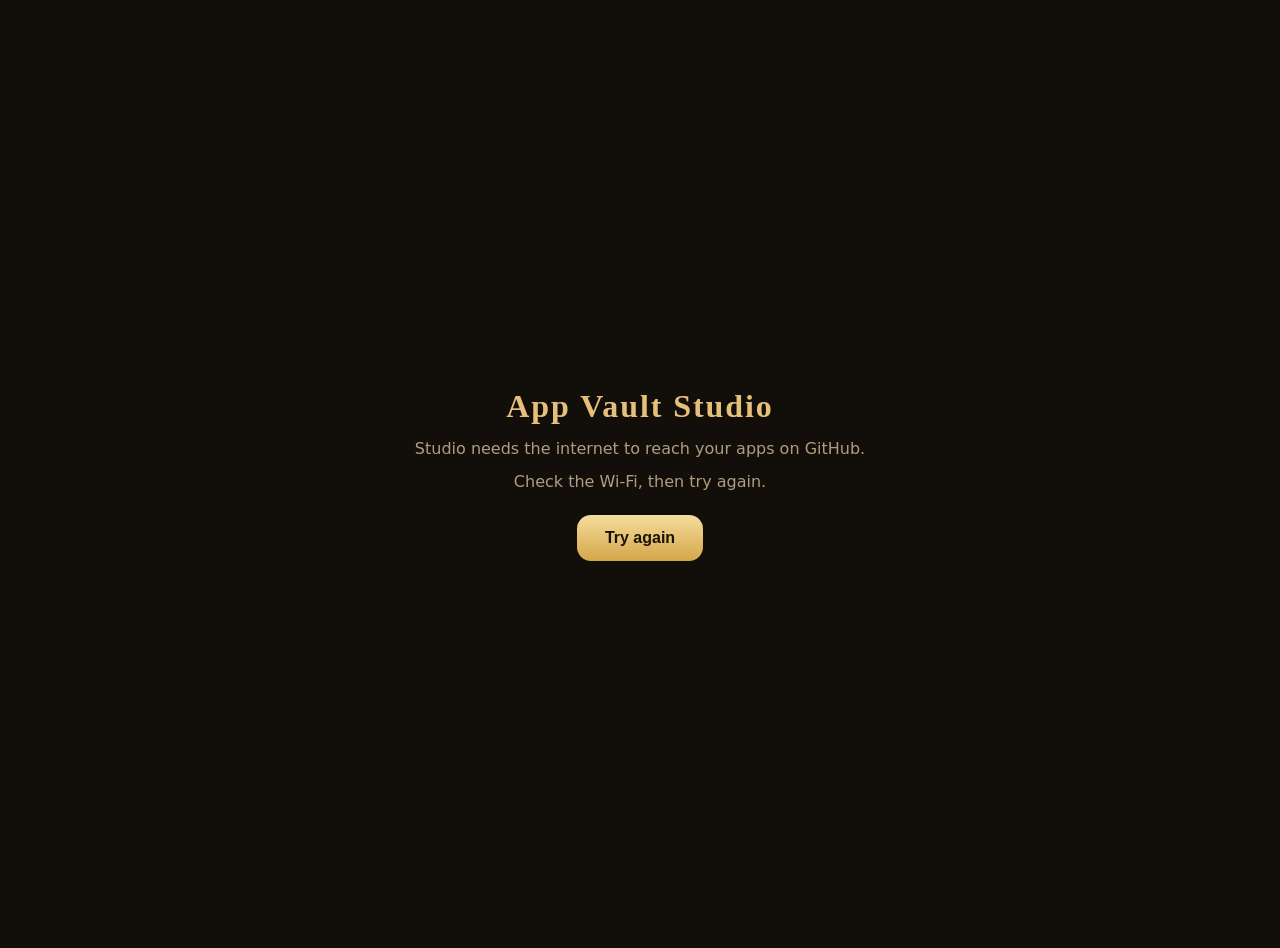
<file: android/hubstudio/app/src/main/assets/index.html>
<!doctype html>
<html lang="en"><head><meta charset="utf-8"><meta name="viewport" content="width=device-width, initial-scale=1">
<title>App Vault Studio</title>
<style>body{margin:0;min-height:100vh;display:flex;flex-direction:column;align-items:center;justify-content:center;gap:14px;background:#120f0b;color:#f4e8d2;font-family:system-ui,Roboto,sans-serif;text-align:center;padding:24px}
h1{margin:0;font-family:Georgia,serif;letter-spacing:.06em;color:#e6c07a}p{margin:0;color:#b09d80}
button{margin-top:10px;border:0;border-radius:14px;padding:14px 28px;font-size:1rem;font-weight:700;color:#1a1208;background:linear-gradient(180deg,#f6dc9c,#d4a64a)}</style></head>
<body><h1>App Vault Studio</h1><p>Studio needs the internet to reach your apps on GitHub.</p><p>Check the Wi-Fi, then try again.</p>
<button onclick="location.href='https://glickshulem-stack.github.io/apps/studio/'">Try again</button></body></html>
</file>
<file: apps/chess/chess.css>
:root { --text:#f3ede0; --gold:#e9b949; --gold2:#f3d27a; --last:rgba(233,185,73,.45); --sel:rgba(233,185,73,.7); --B: min(94vw, 70vh); }
@media (orientation: landscape) { :root { --B: min(calc(100vh - 32px), calc(100vw - 340px)); } }
* { box-sizing:border-box; -webkit-tap-highlight-color:transparent; }
html, body { margin:0; height:100%; }
body { font-family:Inter,system-ui,Roboto,sans-serif; color:var(--text); user-select:none; background:var(--page); background-attachment:fixed; }
body[data-theme="onyx"] { --page: radial-gradient(900px 600px at 50% 30%, rgba(233,185,73,.10), transparent 70%), radial-gradient(ellipse at center, #1a1712 0%, #0a0907 70%, #050404 100%);
  --bg2:#14110d; --card:rgba(26,22,16,.85); --card2:#2a2318; --line:#3a3020; --muted:#a39478; --light:#f1e7d0; --dark:#5a4c3c; --frame:linear-gradient(135deg,#f6dc8e,#b88a2c 50%,#f3d27a); }
body[data-theme="royal"] { --page: radial-gradient(900px 600px at 50% 20%, rgba(255,190,120,.12), transparent 70%), radial-gradient(ellipse at center, #3a0d18 0%, #1e0509 75%, #120306 100%);
  --bg2:#22070c; --card:rgba(45,10,18,.85); --card2:#4a1220; --line:#5a2030; --muted:#c9a0a6; --light:#f4e8d4; --dark:#8a2a3a; --frame:linear-gradient(135deg,#f6dc8e,#b88a2c 50%,#f3d27a); }
body[data-theme="walnut"] { --page: repeating-linear-gradient(92deg, rgba(0,0,0,.18) 0 2px, transparent 2px 9px), repeating-linear-gradient(88deg, rgba(255,220,170,.05) 0 1px, transparent 1px 23px), radial-gradient(ellipse at center, #4a2e1a 0%, #2a180c 70%, #1a0e06 100%);
  --bg2:#26170c; --card:rgba(40,24,12,.85); --card2:#4a2e18; --line:#5e3c22; --muted:#c7a888; --light:#efd5ae; --dark:#9a6438; --frame:linear-gradient(135deg,#f6dc8e,#b88a2c 50%,#f3d27a); }
.topbar { display:flex; align-items:center; gap:12px; padding:10px 16px; }
.brand { display:flex; align-items:center; gap:10px; }
.brand img { width:34px; height:34px; }
.brand .name { font-family:Outfit,Inter,sans-serif; font-weight:800; font-size:1.5rem; letter-spacing:.5px;
  background:linear-gradient(180deg,var(--gold2),var(--gold)); -webkit-background-clip:text; background-clip:text; color:transparent; }
.ver { color:var(--muted); font-size:.75rem; padding:2px 8px; border:1px solid var(--line); border-radius:999px; }
.spacer { width:40px; }
.topbar .brand { flex:1; justify-content:center; }
.iconbtn { width:40px; height:40px; display:flex; align-items:center; justify-content:center; border-radius:12px; background:var(--card); color:var(--text); text-decoration:none; font-size:1.6rem; }
.layout { display:flex; flex-direction:column; align-items:center; gap:14px; padding:4px 16px 20px; }
@media (orientation: landscape) { .layout { flex-direction:row; justify-content:flex-start; align-items:stretch; gap:24px; padding:16px; height:100vh; } .panel { flex:1; } .topbar { justify-content:flex-end; padding:0 0 8px; } .topbar .brand { flex:none; } }
.play { display:flex; flex-direction:column; gap:8px; }
.player { width:var(--B); display:flex; align-items:center; gap:10px; padding:8px 12px; background:var(--card); border-radius:12px; min-height:48px; transition:box-shadow .2s; }
.player.active { box-shadow:inset 0 0 0 2px var(--gold); }
.avatar { width:32px; height:32px; border-radius:8px; display:flex; align-items:center; justify-content:center; }
.avatar svg { width:28px; height:28px; }
.avatar.w { background:#e9edf5; } .avatar.b { background:#3a3128; }
.pname { font-weight:600; }
.caps { display:flex; align-items:center; flex-wrap:wrap; margin-left:auto; }
.caps svg { width:20px; height:20px; margin-left:-6px; }
.adv { color:var(--muted); font-size:.85rem; font-weight:600; margin-left:6px; }
#board { width:var(--B); height:var(--B); display:grid; grid-template-columns:repeat(8,1fr); grid-template-rows:repeat(8,1fr);
  border-radius:10px; overflow:hidden; box-shadow:0 24px 60px rgba(0,0,0,.65); border:6px solid transparent; border-radius:12px; background:var(--frame) border-box; }
.sq { position:relative; cursor:pointer; }
.light { background:var(--light); background-size:300%; } .dark { background:var(--dark); background-size:300%; }
body[data-theme="fide"] { --page: radial-gradient(ellipse at 50% 40%, #2a2826 0%, #1a1918 60%, #111 100%); --bg2:#1d1c1b; --card:rgba(38,36,34,.9); --card2:#34312e; --line:#3d3a36; --muted:#a8a29a; --frame:linear-gradient(135deg,#4a4540,#2a2724); --cl:#6a5a48; --cd:#efe6d6; --light:#e6c79a; --dark:#9a6a3e; --cl:#9a6a3e; --cd:#e6c79a; }
body[data-theme="classic"] { --page: radial-gradient(ellipse at 50% 40%, #2a2826 0%, #1a1918 60%, #111 100%); --bg2:#1d1c1b; --card:rgba(38,36,34,.9); --card2:#34312e; --line:#3d3a36; --muted:#a8a29a; --frame:linear-gradient(135deg,#4a4540,#2a2724); --cl:#6a5a48; --cd:#efe6d6; --light:#eed8b3; --dark:#b3865c; --cl:#b3865c; --cd:#eed8b3; }
body[data-theme="ivory"] { --page: radial-gradient(ellipse at 50% 40%, #2a2826 0%, #1a1918 60%, #111 100%); --bg2:#1d1c1b; --card:rgba(38,36,34,.9); --card2:#34312e; --line:#3d3a36; --muted:#a8a29a; --frame:linear-gradient(135deg,#4a4540,#2a2724); --cl:#6a5a48; --cd:#efe6d6; --light:#efeadf; --dark:#6b665f; --cl:#6b665f; --cd:#efeadf; }

.sq.last::before, .sq.sel::before { content:''; position:absolute; inset:0; background:var(--last); }
.sq.sel::before { background:var(--sel); }
.sq.check::before { content:''; position:absolute; inset:0; background:radial-gradient(circle, #ff4d4d 0%, rgba(230,40,40,.6) 40%, transparent 72%); }
.sq svg.pc { position:absolute; inset:0; width:100%; height:100%; pointer-events:none; filter:drop-shadow(0 2px 2px rgba(0,0,0,.25)); }
.sq.move::after { content:''; position:absolute; left:50%; top:50%; width:28%; height:28%; transform:translate(-50%,-50%); border-radius:50%; background:rgba(30,20,10,.28); }
.sq.capture::after { content:''; position:absolute; inset:3%; border-radius:50%; border:calc(var(--B)/8*.08) solid rgba(30,20,10,.3); }
.coord { position:absolute; font-size:calc(var(--B)/8*.17); font-weight:600; }
.light .coord { color:var(--cl, var(--dark)); } .dark .coord { color:var(--cd, var(--light)); }
.coord.f { bottom:2px; right:4px; } .coord.r { top:2px; left:4px; }
.panel { width:var(--B); display:flex; flex-direction:column; gap:12px; }

.status-card { display:flex; align-items:center; gap:12px; padding:16px; background:var(--card); border-radius:14px; border:1px solid var(--line); }
.turn-dot { width:16px; height:16px; border-radius:50%; flex:none; box-shadow:0 0 0 2px var(--line); }
.turn-dot.w { background:#f3f5fa; } .turn-dot.b { background:#141110; }
#status { font-family:Outfit,Inter,sans-serif; font-weight:600; font-size:1.15rem; }
#status.over { color:var(--gold2); }
.actions { display:grid; grid-template-columns:repeat(3,1fr); gap:10px; }
@media (orientation: landscape) { .actions { grid-template-columns:1fr; } }
.act { display:flex; align-items:center; justify-content:center; gap:8px; padding:14px; border:0; border-radius:12px; background:var(--card); color:var(--text);
  font:600 1rem Inter,system-ui,sans-serif; cursor:pointer; border:1px solid var(--line); }
.act:active { transform:scale(.97); background:var(--card2); }
.act svg { width:20px; height:20px; fill:none; stroke:currentColor; stroke-width:2; stroke-linecap:round; stroke-linejoin:round; }
.act.primary { background:linear-gradient(180deg,var(--gold2),var(--gold)); color:#1a1408; border:0; }
.act.ghost { background:transparent; }
.overlay { display:none; position:fixed; inset:0; background:rgba(5,4,3,.72); backdrop-filter:blur(4px); align-items:center; justify-content:center; z-index:10; }
.overlay.show { display:flex; }
.dialog { background:var(--bg2); padding:22px; border-radius:18px; display:flex; flex-direction:column; gap:16px; align-items:center; border:1px solid var(--line); box-shadow:0 20px 60px rgba(0,0,0,.6); }
.dtitle { font-family:Outfit,Inter,sans-serif; font-weight:600; font-size:1.2rem; }
.drow { display:flex; gap:10px; }
#promo-choices { display:flex; gap:10px; }
#promo-choices button { width:76px; height:76px; padding:6px; background:var(--light); border:0; border-radius:14px; cursor:pointer; }
#promo-choices svg { width:100%; height:100%; }

.caps-card { display:flex; flex-direction:column; gap:6px; padding:10px 14px; background:var(--card); border-radius:14px; border:1px solid var(--line); min-height:64px; }
.caprow { display:flex; align-items:center; min-height:24px; }
.caprow svg { width:24px; height:24px; margin-right:-6px; }
.caprow .adv { margin-left:12px; }
@media (orientation: portrait) { .topbar { order:-1; } .layout { padding-top:8px; } .panel { order:-1; } .panel .status-card, .panel .caps-card, .panel .actions { order:1; } }

/* 0.7.0: board-matching cards and buttons */
body[data-theme="fide"] .status-card { background:linear-gradient(135deg,var(--p1),var(--p2)); border:1px solid var(--p3); box-shadow:0 6px 18px rgba(0,0,0,.35); }
body[data-theme="fide"] #status { color:#f3e2c4; }
body[data-theme="fide"] .caps-card { background:var(--well); border:1px solid var(--chipon); }
body[data-theme="fide"] .act { background:linear-gradient(180deg,var(--b1),var(--b2)); border:1px solid var(--b3); color:#f3e2c4; box-shadow:0 4px 12px rgba(0,0,0,.3); }
body[data-theme="fide"] .act:active { background:#3a2a1b; }
body[data-theme="fide"] #newgame { background:linear-gradient(180deg,#ecd0a4,#c99c64); color:#2e1e10; border:0; }
body[data-theme="fide"] .iconbtn { background:var(--b2); color:#f3e2c4; }
.caplabel { font-size:.85rem; color:var(--muted); width:84px; flex:none; white-space:nowrap; }

/* 0.8.0: neater button layout */
.actions { display:grid; grid-template-columns:1fr 1fr; gap:12px; }
#newgame { grid-column:1 / -1; padding:18px; font-size:1.1rem; }
.act { flex-direction:column; gap:6px; padding:16px 10px; border-radius:16px; font-size:.95rem; }
#newgame { flex-direction:row; }
.act svg { width:24px; height:24px; }
@media (orientation: landscape) { .actions { grid-template-columns:1fr 1fr; margin-top:auto; } .panel { gap:16px; } }

/* background options */
body[data-bg="espresso"] { --page: radial-gradient(1000px 700px at 35% 45%, #3a2618 0%, #24170e 55%, #140c07 100%); }
body[data-bg="spot"] { --page: radial-gradient(900px 650px at 32% 50%, #3a3430 0%, #1f1c1a 60%, #0f0e0d 100%); }
body[data-bg="leather"] { --page: url("data:image/svg+xml,%3Csvg xmlns='http://www.w3.org/2000/svg' width='300' height='300'%3E%3Cfilter id='n'%3E%3CfeTurbulence type='fractalNoise' baseFrequency='.9' numOctaves='3'/%3E%3CfeColorMatrix values='0 0 0 0 0  0 0 0 0 0  0 0 0 0 0  0 0 0 .18 0'/%3E%3C/filter%3E%3Crect width='300' height='300' filter='url(%23n)'/%3E%3C/svg%3E"), radial-gradient(1000px 700px at 35% 45%, #6a3e22 0%, #45281a 55%, #24140b 100%); }
body[data-bg="stone"] { --page: radial-gradient(1000px 700px at 35% 45%, #4a433b 0%, #2f2a25 55%, #1a1714 100%); }
body[data-bg="caramel"] { --page: url("data:image/svg+xml,%3Csvg xmlns='http://www.w3.org/2000/svg' width='300' height='300'%3E%3Cfilter id='n'%3E%3CfeTurbulence type='fractalNoise' baseFrequency='.9' numOctaves='3'/%3E%3CfeColorMatrix values='0 0 0 0 0  0 0 0 0 0  0 0 0 0 0  0 0 0 .16 0'/%3E%3C/filter%3E%3Crect width='300' height='300' filter='url(%23n)'/%3E%3C/svg%3E"), radial-gradient(1000px 700px at 35% 45%, #b4743f 0%, #94592c 55%, #6e3f1d 100%); }
body[data-bg="saddle"] { --page: url("data:image/svg+xml,%3Csvg xmlns='http://www.w3.org/2000/svg' width='300' height='300'%3E%3Cfilter id='n'%3E%3CfeTurbulence type='fractalNoise' baseFrequency='.9' numOctaves='3'/%3E%3CfeColorMatrix values='0 0 0 0 0  0 0 0 0 0  0 0 0 0 0  0 0 0 .16 0'/%3E%3C/filter%3E%3Crect width='300' height='300' filter='url(%23n)'/%3E%3C/svg%3E"), radial-gradient(1000px 700px at 35% 45%, #bf8650 0%, #a06a3a 55%, #7a4e28 100%); }
body[data-bg="honey"] { --page: url("data:image/svg+xml,%3Csvg xmlns='http://www.w3.org/2000/svg' width='300' height='300'%3E%3Cfilter id='n'%3E%3CfeTurbulence type='fractalNoise' baseFrequency='.9' numOctaves='3'/%3E%3CfeColorMatrix values='0 0 0 0 0  0 0 0 0 0  0 0 0 0 0  0 0 0 .16 0'/%3E%3C/filter%3E%3Crect width='300' height='300' filter='url(%23n)'/%3E%3C/svg%3E"), radial-gradient(1000px 700px at 35% 45%, #cc9a5e 0%, #b07e46 55%, #8a5e30 100%); }
body[data-bg="camel"] { --page: url("data:image/svg+xml,%3Csvg xmlns='http://www.w3.org/2000/svg' width='300' height='300'%3E%3Cfilter id='n'%3E%3CfeTurbulence type='fractalNoise' baseFrequency='.9' numOctaves='3'/%3E%3CfeColorMatrix values='0 0 0 0 0  0 0 0 0 0  0 0 0 0 0  0 0 0 .16 0'/%3E%3C/filter%3E%3Crect width='300' height='300' filter='url(%23n)'/%3E%3C/svg%3E"), radial-gradient(1000px 700px at 35% 45%, #d2ab7e 0%, #b98f62 55%, #946c44 100%); }

.topbar { gap:8px; }
.slabel { align-self:flex-start; color:var(--muted); font-size:.85rem; font-weight:600; text-transform:uppercase; letter-spacing:.08em; }
#setchoices { display:flex; gap:12px; }
.setopt { display:flex; flex-direction:column; align-items:center; gap:8px; padding:12px; border-radius:14px; border:2px solid transparent; background:var(--chip); color:#f3e2c4; cursor:pointer; font:600 1rem Inter,sans-serif; }
.setopt.on { border-color:#e6c79a; background:var(--chipon); }
.setprev { display:grid; grid-template-columns:1fr 1fr; width:110px; height:110px; background:var(--light); border-radius:8px; overflow:hidden; }
.setprev svg { width:55px; height:55px; }
.setprev svg:nth-child(2), .setprev svg:nth-child(3) { background:var(--dark); }
body[data-theme="fide"] .dialog { background:var(--p2); border-color:var(--p3); }

/* fonts */
:root { --display: Outfit, Inter, sans-serif; }
body[data-font="cinzel"] { --display: Cinzel, serif; }
body[data-font="playfair"] { --display: "Playfair Display", serif; }
body[data-font="marcellus"] { --display: Marcellus, serif; }
.brand .name, #status, .dtitle, .act, .setname { font-family: var(--display); }

#board { touch-action:none; }
.sq svg.pc { will-change:transform; }

.act:disabled { opacity:.45; cursor:default; }
.ucount { display:block; font-family:Inter,sans-serif; font-size:.7rem; opacity:.75; margin-top:2px; text-transform:none; }
#undo span { text-align:center; }

#soundchoices { display:flex; flex-wrap:wrap; gap:8px; align-self:stretch; }
.sndopt { flex:1; display:flex; align-items:center; justify-content:center; gap:8px; padding:12px 14px; border-radius:12px; border:2px solid transparent; background:var(--chip); color:#f3e2c4; font:600 .95rem var(--display); cursor:pointer; }
.sndopt.on { border-color:#e6c79a; background:var(--chipon); }
.sndopt .play { font-size:.75rem; opacity:.7; }

.moves-card { flex:1; min-height:0; display:flex; padding:10px; border-radius:14px; background:var(--well); border:1px solid var(--p3); }
#moves { flex:1; overflow-y:auto; display:grid; grid-template-columns:40px 1fr 1fr; align-content:start; gap:2px 6px; font:500 1rem Inter,sans-serif; color:#f3e2c4; }
#moves .num { color:var(--soft); padding:6px 0; text-align:right; }
#moves .mv { padding:6px 10px; border-radius:8px; cursor:pointer; }
#moves .mv:active { background:var(--b1); }
#moves .mv.cur { background:#e6c79a; color:#2e1e10; font-weight:700; }
#moves .empty { grid-column:1/-1; color:var(--soft); text-align:center; padding:20px 0; font-style:italic; }
@media (orientation: portrait) { .moves-card { max-height:160px; } }
.flyghost { position:fixed; z-index:60; pointer-events:none; }
.flyghost svg { width:100%; height:100%; display:block; }

/* 0.16.0: win celebration */
#confetti { position:fixed; inset:0; width:100%; height:100%; pointer-events:none; }
#win.show .wincard { animation:winpop .6s cubic-bezier(.2,1.4,.4,1) both; }
.wincard { position:relative; overflow:hidden; padding:30px 40px 24px; min-width:300px; border:2px solid #c99c64 !important;
  background:radial-gradient(circle at 50% 30%, var(--p1), var(--p2) 70%) !important; box-shadow:0 0 0 6px rgba(201,156,100,.18), 0 30px 80px rgba(0,0,0,.7); }
.winrays { position:absolute; left:50%; top:78px; width:520px; height:520px; margin:-260px 0 0 -260px; pointer-events:none; opacity:.35;
  background:repeating-conic-gradient(from 0deg, rgba(246,220,142,.55) 0 6deg, transparent 6deg 18deg); -webkit-mask:radial-gradient(circle, #000 20%, transparent 62%); mask:radial-gradient(circle, #000 20%, transparent 62%);
  animation:winspin 14s linear infinite; }
#winpiece { position:relative; width:104px; height:104px; filter:drop-shadow(0 0 18px rgba(246,220,142,.75)) drop-shadow(0 6px 6px rgba(0,0,0,.5)); animation:winfloat 2.4s ease-in-out infinite; }
#winpiece svg { width:100%; height:100%; }
.winsub { position:relative; font:600 .8rem Inter,sans-serif; letter-spacing:.35em; text-transform:uppercase; color:#c99c64; margin-bottom:-10px; }
#wintitle { position:relative; font-family:var(--display, Cinzel), serif; font-weight:800; font-size:2.4rem; letter-spacing:.04em;
  background:linear-gradient(180deg,#fff4d6,#f6dc8e 45%,#b88a2c); -webkit-background-clip:text; background-clip:text; color:transparent; filter:drop-shadow(0 2px 2px rgba(0,0,0,.5)); }
.wincard .drow { position:relative; margin-top:4px; }
.wincard .act.ghost { color:#f3e2c4; border:1px solid var(--b3); background:transparent; box-shadow:none; }
@keyframes winpop { from { transform:scale(.6) translateY(30px); opacity:0; } to { transform:none; opacity:1; } }
@keyframes winspin { to { transform:rotate(360deg); } }
@keyframes winfloat { 50% { transform:translateY(-6px); } }
body[data-theme="fide"] #winnew, body[data-theme="fide"] #yes { background:linear-gradient(180deg,#ecd0a4,#c99c64); color:#2e1e10; border:0; }

/* 0.17.0: chess clocks */
.clock-card { display:grid; grid-template-columns:1fr 1fr; gap:10px; }
.clock-card[hidden] { display:none; }
.clk { display:flex; flex-direction:column; align-items:center; gap:2px; padding:10px 8px; border-radius:14px; background:var(--well); border:1px solid var(--p3); color:var(--soft); transition:background .2s, color .2s, box-shadow .2s; }
.clk .cname { font:600 .75rem Inter,sans-serif; text-transform:uppercase; letter-spacing:.12em; }
.clk .ctime { font:700 2rem Inter,sans-serif; font-variant-numeric:tabular-nums; color:#f3e2c4; }
.clk.on { background:linear-gradient(180deg,#ecd0a4,#c99c64); border-color:#ecd0a4; box-shadow:0 0 18px rgba(236,208,164,.45); color:var(--b1); }
.clk.on .ctime { color:#2e1e10; }
.clk.low .ctime { color:#e05a4a; }
.clk.on.low { background:linear-gradient(180deg,#f0c2a8,#c9765a); }
.clk.on.low .ctime { color:#3a0e08; }
.clk.flag { background:#5a1a14; border-color:#a03a2a; }
#timechoices { display:grid; grid-template-columns:repeat(4,1fr); gap:8px; align-self:stretch; }
#timechoices .timeopt:first-child { grid-column:1 / -1; }
.timeopt { padding:12px 10px; border-radius:12px; border:2px solid transparent; background:var(--chip); color:#f3e2c4; font:600 1rem var(--display); cursor:pointer; white-space:nowrap; }
.timeopt.on { border-color:#e6c79a; background:var(--chipon); }

/* 0.18.0: board colors */
#boardchoices { display:grid; grid-template-columns:repeat(6,1fr); gap:8px; align-self:stretch; }
.boardopt { display:flex; flex-direction:column; align-items:center; gap:6px; padding:8px; border-radius:12px; border:2px solid transparent; background:var(--chip); color:#f3e2c4; cursor:pointer; font:600 .8rem Inter,sans-serif; }
.boardopt.on { border-color:#e6c79a; background:var(--chipon); }
.boardprev { display:grid; grid-template-columns:repeat(4,1fr); width:64px; height:64px; border-radius:6px; overflow:hidden; box-shadow:0 2px 6px rgba(0,0,0,.4); }
.boardprev i { display:block; }
#settings .dialog { max-height:calc(100vh - 24px); overflow-y:auto; }

/* 0.19.0: play the computer */
#confirm .dialog { width:min(560px, calc(100vw - 32px)); max-height:calc(100vh - 24px); overflow-y:auto; gap:12px; }
#cpuopts { display:flex; flex-direction:column; gap:12px; align-self:stretch; }
#cpuopts[hidden] { display:none; }
.chips { display:grid; gap:8px; align-self:stretch; }
#oppchoices { grid-template-columns:1fr 1fr; }
#levelchoices { grid-template-columns:repeat(6,1fr); }
#levelchoices .timeopt { display:flex; flex-direction:column; align-items:center; gap:2px; padding:8px 4px; }
#levelchoices b { font-size:1.2rem; }
#levelchoices small { font:600 .62rem Inter,sans-serif; opacity:.8; text-transform:uppercase; letter-spacing:.04em; }
#colorchoices { grid-template-columns:repeat(3,1fr); }
#colorchoices .timeopt { display:flex; align-items:center; justify-content:center; gap:6px; }
.ci { width:28px; height:28px; flex:none; }
.ci.rnd { display:inline-flex; align-items:center; justify-content:center; border-radius:50%; background:linear-gradient(90deg,#f3e2c4 50%,#1a1408 50%); color:#c99c64; font-weight:800; }
#timechoices .timeopt:first-child { grid-column:auto; }
.actions.solo #undo { grid-column:1 / -1; }
#flip[hidden] { display:none; }

/* 0.20.0: each board brings a matching background and panel colors (set from BOARDS in chess.js) */
body { --p1:#4a3422; --p2:#2e2016; --p3:#6b4c32; --b1:#5a3f29; --b2:#43301f; --b3:#7a5838; --chip:#3a2a1c; --chipon:#4e3826; --well:rgba(46,32,22,.55); --soft:#c9a880; }
.boardprev { position:relative; padding:7px; width:78px; height:78px; box-sizing:border-box; }
.boardprev .mini { display:grid; grid-template-columns:repeat(4,1fr); width:100%; height:100%; border-radius:3px; overflow:hidden; box-shadow:0 2px 5px rgba(0,0,0,.5); }
.boardprev i { display:block; background-size:300% !important; }
#boardchoices { grid-template-columns:repeat(7,1fr); }
#settings .dialog { width:min(720px, calc(100vw - 32px)); }
.boardprev { display:block; }
#boardchoices { grid-template-columns:repeat(7,minmax(0,1fr)); }
.boardopt { padding:8px 4px; font-size:.72rem; }
.boardopt .setname { white-space:nowrap; }

/* 0.21.0: piece colors matched to the board */
body.tinted svg.cw { filter:url(#tintw); }
body.tinted svg.cb { filter:url(#tintb); }
body.tinted .sq svg.pc.cw { filter:url(#tintw) drop-shadow(0 2px 2px rgba(0,0,0,.3)); }
body.tinted .sq svg.pc.cb { filter:url(#tintb) drop-shadow(0 2px 2px rgba(0,0,0,.3)); }

/* 0.22.0: hint button and arrow */
.play { position:relative; }
#arrows { position:absolute; pointer-events:none; z-index:5; overflow:visible; }
.actions { grid-template-columns:repeat(6,1fr) !important; }
#newgame { grid-column:1 / -1 !important; }
#undo, #hint, #flip { grid-column:span 2; }
.actions.solo #undo, .actions.solo #hint { grid-column:span 3; }
#hint.busy span::after { content:'…'; }

/* 0.23.0: game review */
.moves-card { flex-direction:column; gap:8px; }
.revbtn { align-self:stretch; padding:10px; border-radius:10px; border:1px solid var(--p3); background:var(--b2); color:#f3e2c4; font:600 .95rem var(--display); cursor:pointer; }
.review-card[hidden] { display:none; }
.review-card { display:flex; flex-direction:column; gap:8px; padding:12px 14px; border-radius:14px; background:var(--well); border:1px solid var(--p3); color:#f3e2c4; }
.evalbar { height:14px; border-radius:7px; background:#1a1512; overflow:hidden; box-shadow:inset 0 1px 3px rgba(0,0,0,.6); }
#evalfill { height:100%; width:50%; background:linear-gradient(180deg,#fffaf0,#e6dccb); transition:width .35s; }
#evaltxt { font:600 .9rem Inter,sans-serif; color:var(--soft); }
.rrow { display:flex; align-items:center; gap:10px; font:600 .85rem Inter,sans-serif; }
.rrow b { width:46px; color:#f3e2c4; }
.q { font-style:normal; font-weight:800; }
#moves .q { margin-left:6px; font-size:.8rem; }
.q-best { color:#e8b84a; } .q-good { color:#d8c8a8; } .q-inaccuracy { color:#e7b04a; } .q-mistake { color:#e07a40; } .q-blunder { color:#e0463a; }
#moves .mv.cur .q-best { color:#9a6a10; } #moves .mv.cur .q-good { color:#6b5a3a; } #moves .mv.cur .q-inaccuracy { color:#a06a10; } #moves .mv.cur .q-mistake { color:#a84a18; } #moves .mv.cur .q-blunder { color:#b02418; }

/* 0.24.0: coach tools (draw arrows and squares, step through moves, explore) */
.sq .mk { position:absolute; inset:0; background:var(--ink); opacity:.62; box-shadow:inset 0 0 0 3px rgba(0,0,0,.18); }
.navrow { display:grid; grid-template-columns:repeat(4,1fr) auto; gap:8px; }
.sq .mk { pointer-events:none; }
.nav, .cbtn { display:flex; align-items:center; justify-content:center; gap:6px; padding:9px 8px; border-radius:10px; border:1px solid var(--p3); background:var(--b2); color:#f3e2c4; font:600 .9rem var(--display); cursor:pointer; }
.nav:disabled, .cbtn:disabled { opacity:.4; cursor:default; }
.nav:active:not(:disabled), .cbtn:active:not(:disabled) { transform:scale(.96); }
.nav svg, .cbtn svg { width:20px; height:20px; fill:none; stroke:currentColor; stroke-width:2.2; stroke-linecap:round; stroke-linejoin:round; }
.nav#navfirst svg path:last-child, .nav#navlast svg path:last-child { fill:currentColor; }
.coach-card { display:flex; align-items:center; gap:8px; padding:8px; border-radius:14px; background:var(--well); border:1px solid var(--p3); }
.cbtn.on { background:linear-gradient(180deg,var(--gold2),var(--gold)); color:#1a1408; border-color:transparent; }
#explore { white-space:nowrap; padding:9px 14px; }
#clearmarks { margin-left:auto; }
#inks { display:flex; gap:6px; }
#inks button { width:28px; height:28px; border-radius:50%; border:2px solid rgba(255,255,255,.15); background:var(--ink); cursor:pointer; padding:0; }
#inks button.on { border-color:#fff4d6; box-shadow:0 0 0 2px var(--gold); }
.layout.exploring #board { border-color:transparent; background:linear-gradient(135deg,#f6dc8e,#b88a2c 50%,#f3d27a) border-box; }
.layout.exploring .status-card { box-shadow:inset 0 0 0 2px var(--gold), 0 6px 18px rgba(0,0,0,.35); }
@media (orientation: portrait) { .panel .coach-card { order:1; } }


/* 0.26.0: Draw opens its own card (colors, Undo, Clear); closing it erases everything */
.coach-card { display:block; padding:0; background:none; border:0; }
.drawopen { width:100%; display:flex; align-items:center; justify-content:center; gap:10px; padding:12px; border-radius:14px; border:1px solid var(--p3); background:var(--b2); color:#f3e2c4; font:600 1rem var(--display); cursor:pointer; }
.drawopen:active { transform:scale(.98); }
.drawopen svg, .dphead svg, .dpbtn svg, .dpclose svg { width:20px; height:20px; fill:none; stroke:currentColor; stroke-width:2.2; stroke-linecap:round; stroke-linejoin:round; flex:none; }
.drawpanel { display:none; border-radius:16px; overflow:hidden; border:1px solid #c99c58; background:linear-gradient(160deg,#4a3422,#2b1d13); box-shadow:0 0 0 1px rgba(0,0,0,.35), 0 10px 28px rgba(0,0,0,.45), inset 0 1px 0 rgba(255,230,170,.18); }
.coach-card.drawing .drawopen { display:none; }
.coach-card.drawing .drawpanel { display:block; animation:dpin .22s ease-out; }
@keyframes dpin { from { opacity:0; transform:translateY(6px) scale(.98); } to { opacity:1; transform:none; } }
.dphead { display:flex; align-items:center; gap:10px; padding:10px 10px 10px 14px; background:linear-gradient(180deg,var(--gold2),var(--gold)); color:#2a1c0c; }
.dphead b { font:700 1.05rem var(--display); letter-spacing:.3px; }
.dphead small { font:600 .78rem Inter,sans-serif; opacity:.75; margin-left:auto; }
.dpclose { width:34px; height:34px; display:flex; align-items:center; justify-content:center; border-radius:50%; border:0; background:rgba(42,28,12,.16); color:#2a1c0c; cursor:pointer; }
.dpclose:active { background:rgba(42,28,12,.3); }
.dpbody { display:flex; align-items:center; gap:10px; padding:12px 14px; }
#inks { display:flex; gap:10px; margin-right:auto; }
#inks button { width:34px; height:34px; border-radius:50%; border:3px solid #2b1d13; background:var(--ink); cursor:pointer; padding:0; box-shadow:0 0 0 2px rgba(255,240,210,.18); transition:transform .12s, box-shadow .12s; }
#inks button.on { transform:scale(1.12); box-shadow:0 0 0 2px #f3d27a, 0 0 12px rgba(243,210,122,.5); }
.dpbtn { display:flex; align-items:center; gap:6px; padding:9px 12px; border-radius:10px; border:1px solid var(--p3); background:var(--b2); color:#f3e2c4; font:600 .9rem var(--display); cursor:pointer; }
.dpbtn:disabled { opacity:.4; cursor:default; }
.dpbtn:active:not(:disabled) { transform:scale(.96); }

/* 0.26.1: Undo explains itself instead of being silently greyed out */
#undo.idle { opacity:.6; }
#toast { position:fixed; left:50%; width:max-content; bottom:28px; transform:translate(-50%, 20px); opacity:0; pointer-events:none; z-index:80; max-width:min(520px, calc(100vw - 32px));
  padding:12px 20px; border-radius:14px; background:linear-gradient(160deg,#4a3422,#2b1d13); border:1px solid #c99c58; color:#f3e2c4; font:600 1rem Inter,sans-serif; text-align:center;
  box-shadow:0 12px 30px rgba(0,0,0,.5); transition:opacity .2s, transform .2s; }
#toast.show { opacity:1; transform:translate(-50%, 0); }

/* 0.27.0: Undo moved into Settings; the panel keeps New game + Hint (+ Flip) */
#hint, #flip { grid-column:span 3 !important; }
.actions.solo #hint { grid-column:1 / -1 !important; flex-direction:row; gap:10px; }
#settings .undorow { align-self:stretch; flex-direction:row; justify-content:flex-start; gap:12px; padding:12px 16px; background:var(--chip); border:1px solid var(--p3); color:#f3e2c4; }
#settings .undorow span { text-align:left; display:flex; flex-direction:column; align-items:flex-start; }

/* 0.27.1: Drawing card in the same dark brown as the other cards; gold only on the pen, the title and a thin border */
.drawpanel { background:var(--well); border:1px solid rgba(233,185,73,.55); box-shadow:0 6px 18px rgba(0,0,0,.3); }
.dphead { background:none; color:#f3e2c4; border-bottom:1px solid var(--p3); padding:10px 10px 10px 14px; }
.dphead svg { color:var(--gold); }
.dphead b { background:linear-gradient(180deg,var(--gold2),var(--gold)); -webkit-background-clip:text; background-clip:text; color:transparent; }
.dphead small { color:var(--soft); opacity:1; }
.dpclose { background:var(--b2); border:1px solid var(--p3); color:#f3e2c4; }
.dpclose:active { background:var(--b1); }
.dpclose svg { color:#f3e2c4; }
#inks button { border-color:rgba(46,32,22,.9); }

/* 0.31.0: New game card with alarm-clock scroll wheels */
#confirm .dialog { width:min(640px, calc(100vw - 32px)); }
#oppchoices { grid-template-columns:1fr 1fr; }
.wheels { display:flex; gap:12px; align-self:stretch; justify-content:center; }
.wcol { flex:1 1 0; max-width:260px; min-width:0; display:flex; flex-direction:column; gap:8px; }
.wcol[hidden] { display:none; }
.wcol .slabel { align-self:center; }
.wheel { position:relative; height:220px; border-radius:16px; overflow:hidden; background:linear-gradient(180deg, rgba(0,0,0,.28), rgba(0,0,0,.12) 50%, rgba(0,0,0,.28)); border:1px solid rgba(230,199,154,.16); }
.wheel::before, .wheel::after { content:''; position:absolute; left:0; right:0; height:70px; pointer-events:none; z-index:2; }
.wheel::before { top:0; background:linear-gradient(180deg, var(--p2, var(--bg2)), transparent); }
.wheel::after { bottom:0; background:linear-gradient(0deg, var(--p2, var(--bg2)), transparent); }
.wband { position:absolute; left:8px; right:8px; top:88px; height:44px; border-radius:11px; background:rgba(230,199,154,.09); border-top:1px solid rgba(230,199,154,.55); border-bottom:1px solid rgba(230,199,154,.55); pointer-events:none; z-index:1; }
.wscroll { position:relative; z-index:1; height:100%; overflow-y:scroll; scroll-snap-type:y mandatory; scrollbar-width:none; overscroll-behavior:contain; perspective:520px; touch-action:pan-y; cursor:grab; }
.wscroll.drag { scroll-snap-type:none; cursor:grabbing; }
.wscroll::-webkit-scrollbar { display:none; }
.wpad { height:88px; }
.witem { height:44px; scroll-snap-align:center; display:flex; align-items:center; justify-content:center; gap:8px; color:#cbb08a; font:600 1.02rem var(--display); white-space:nowrap; user-select:none; -webkit-user-select:none; transition:color .15s, font-size .15s; }
.witem.on { color:#f0d29c; font-size:1.22rem; text-shadow:0 1px 8px rgba(230,180,100,.35); }
.witem .wn { font-size:.75em; color:#9c8460; min-width:1em; }
.witem.on .wn { color:#d9b47c; }
.witem .ci { width:24px; height:24px; }
</file>
<file: apps/studio/studio.css>
:root {
  --bg:#121110; --bg2:#1b1916; --card:#201d1a; --line:#35302a; --text:#f3eadb; --muted:#a39886;
  --gold:#d4a54a; --gold1:#f6dc9a; --gold2:#9a6d22; --goldgrad:linear-gradient(135deg,#f6dc9a 0%,#d4a54a 50%,#a8772a 100%);
}
* { box-sizing:border-box; -webkit-tap-highlight-color:transparent; }
html, body { height:100%; }
body { margin:0; background:radial-gradient(1200px 700px at 30% 20%,#221f1b 0%,var(--bg) 60%) fixed; background-color:var(--bg);
  color:var(--text); font-family:Inter,system-ui,Roboto,sans-serif; user-select:none; overflow:hidden; }
button { font-family:inherit; }
.layout { display:flex; height:100%; gap:18px; padding:18px; }
.stage { flex:1; min-width:0; display:flex; flex-direction:column; gap:12px; }
.panel { width:300px; flex:none; display:flex; flex-direction:column; gap:14px; overflow-y:auto; }

.screen { position:relative; flex:1; min-height:0; border-radius:20px; background:#0a0908; border:1px solid var(--line); overflow:hidden;
  display:flex; align-items:center; justify-content:center; box-shadow:0 14px 40px rgba(0,0,0,.45); }
.screen video { width:100%; height:100%; object-fit:contain; display:block; }
.screen video:not([src]) { display:none; }
.empty { position:absolute; inset:0; display:flex; flex-direction:column; align-items:center; justify-content:center; gap:14px; color:var(--muted); text-align:center; padding:20px; }
.empty[hidden] { display:none; }
.empty img { width:96px; height:96px; filter:drop-shadow(0 10px 24px rgba(0,0,0,.6)); }
.empty p { margin:0; font-size:1.05rem; }

.transport { display:flex; align-items:center; gap:12px; }
.transport[hidden], .timeline[hidden], .card[hidden], .save[hidden] { display:none; }
.round { width:52px; height:52px; border-radius:50%; border:0; background:var(--goldgrad); color:#1b1408; display:flex; align-items:center; justify-content:center; cursor:pointer;
  box-shadow:0 6px 16px rgba(212,165,74,.25); flex:none; }
.round svg { width:24px; height:24px; fill:currentColor; }
.round:active { transform:scale(.95); }
.time { font-variant-numeric:tabular-nums; font-size:1.05rem; font-weight:600; }
.dim { color:var(--muted); font-weight:500; }
.spacer { flex:1; }
.chip { border:1px solid var(--line); background:var(--card); color:var(--gold1); border-radius:999px; padding:10px 16px; font-weight:600; font-size:.92rem; cursor:pointer; }
.chip:active { background:#2a2621; }

.timeline { position:relative; height:76px; margin:0 22px; border-radius:14px; background:#0a0908; border:1px solid var(--line); touch-action:none; flex:none; }
.timeline canvas { position:absolute; inset:0; width:100%; height:100%; border-radius:13px; }
.shade { position:absolute; top:0; bottom:0; background:rgba(8,7,6,.72); pointer-events:none; }
.shade#shadeL { left:0; border-radius:13px 0 0 13px; } .shade#shadeR { right:0; border-radius:0 13px 13px 0; }
.sel { position:absolute; top:-3px; bottom:-3px; border:3px solid var(--gold); border-left-width:0; border-right-width:0; pointer-events:none; }
.handle { position:absolute; top:-3px; bottom:-3px; width:22px; background:var(--goldgrad); pointer-events:auto; display:flex; align-items:center; justify-content:center; cursor:ew-resize; }
.handle.l { left:-22px; border-radius:10px 0 0 10px; } .handle.r { right:-22px; border-radius:0 10px 10px 0; }
.handle i { width:3px; height:24px; border-radius:2px; background:rgba(27,20,8,.55); }
.handle::before { content:''; position:absolute; inset:-10px -14px; }
.playhead { position:absolute; top:-8px; bottom:-8px; width:3px; margin-left:-1.5px; background:#fff; border-radius:2px; box-shadow:0 0 6px rgba(0,0,0,.6); pointer-events:none; }

.brand { display:flex; align-items:center; gap:12px; padding:4px 2px 6px; }
.brand img { width:46px; height:46px; }
.brand .name { font-family:Cinzel,serif; font-weight:700; font-size:1.35rem; letter-spacing:.04em; background:var(--goldgrad); -webkit-background-clip:text; background-clip:text; color:transparent; }
.brand .ver { color:var(--muted); font-size:.78rem; }
.back { width:38px; height:38px; border-radius:50%; display:flex; align-items:center; justify-content:center; color:var(--muted); text-decoration:none; font-size:1.8rem; line-height:1; flex:none; }
.back:active { background:var(--card); }
.card { background:var(--card); border:1px solid var(--line); border-radius:18px; padding:16px; display:flex; flex-direction:column; gap:10px; }
.label { font-size:.75rem; letter-spacing:.12em; text-transform:uppercase; color:var(--gold); font-weight:700; }
.fname { font-weight:600; word-break:break-word; }
.row { display:flex; justify-content:space-between; color:var(--muted); font-variant-numeric:tabular-nums; }
.row b { color:var(--text); font-weight:600; }
.link { background:none; border:0; color:var(--gold1); padding:4px 0 0; text-align:left; font-weight:600; cursor:pointer; font-size:.9rem; }
.save { display:flex; flex-direction:column; gap:10px; }

.btn { border:0; border-radius:14px; padding:14px 18px; font-weight:700; font-size:1rem; cursor:pointer; display:flex; align-items:center; justify-content:center; gap:10px; }
.btn svg { width:22px; height:22px; fill:none; stroke:currentColor; stroke-width:2; stroke-linecap:round; stroke-linejoin:round; }
.btn.gold { background:var(--goldgrad); color:#1b1408; box-shadow:0 8px 20px rgba(212,165,74,.22); }
.btn.dark { background:#2a2621; color:var(--gold1); border:1px solid #4a4136; }
.btn.line { background:transparent; color:var(--gold1); border:1px solid #4a4136; }
.btn.big { padding:16px 30px; font-size:1.1rem; }
.btn:active { transform:scale(.97); }

.overlay { position:fixed; inset:0; background:rgba(0,0,0,.6); display:flex; align-items:center; justify-content:center; z-index:20; padding:20px; }
.overlay[hidden] { display:none; }
.dialog { width:min(440px,100%); background:var(--bg2); border:1px solid #4a4136; border-radius:22px; padding:24px; display:flex; flex-direction:column; gap:14px; box-shadow:0 20px 60px rgba(0,0,0,.6); }
.dtitle { font-family:Cinzel,serif; font-weight:700; font-size:1.3rem; color:var(--gold1); }
.jmsg { color:var(--muted); line-height:1.4; word-break:break-word; }
.jmsg b { color:var(--text); }
.bar { height:10px; border-radius:5px; background:#2d2924; overflow:hidden; }
.bar i { display:block; height:100%; width:0; background:var(--goldgrad); border-radius:5px; transition:width .35s; }
.jbtns { display:flex; gap:10px; justify-content:flex-end; }
.jbtns[hidden] { display:none; }
.jbtns .btn { padding:12px 18px; }
.toast { position:fixed; left:50%; bottom:28px; transform:translateX(-50%); background:#2a2621; color:var(--text); border:1px solid #4a4136; padding:12px 20px; border-radius:14px; z-index:30; max-width:90%; text-align:center; }
.toast[hidden] { display:none; }

@media (max-width:760px), (orientation:portrait) {
  body { overflow:auto; }
  .layout { flex-direction:column; height:auto; min-height:100%; padding:14px; }
  .screen { flex:none; height:56vw; max-height:60vh; }
  .stage { flex:none; }
  .panel { width:auto; overflow:visible; }
  .brand { order:-1; }
}
</file>
<file: web/chess/chess.css>
:root { --text:#f3ede0; --gold:#e9b949; --gold2:#f3d27a; --last:rgba(233,185,73,.45); --sel:rgba(233,185,73,.7); --B: min(94vw, 70vh); }
@media (orientation: landscape) { :root { --B: min(calc(100vh - 32px), calc(100vw - 340px)); } }
* { box-sizing:border-box; -webkit-tap-highlight-color:transparent; }
html, body { margin:0; height:100%; }
body { font-family:Inter,system-ui,Roboto,sans-serif; color:var(--text); user-select:none; background:var(--page); background-attachment:fixed; }
body[data-theme="onyx"] { --page: radial-gradient(900px 600px at 50% 30%, rgba(233,185,73,.10), transparent 70%), radial-gradient(ellipse at center, #1a1712 0%, #0a0907 70%, #050404 100%);
  --bg2:#14110d; --card:rgba(26,22,16,.85); --card2:#2a2318; --line:#3a3020; --muted:#a39478; --light:#f1e7d0; --dark:#5a4c3c; --frame:linear-gradient(135deg,#f6dc8e,#b88a2c 50%,#f3d27a); }
body[data-theme="royal"] { --page: radial-gradient(900px 600px at 50% 20%, rgba(255,190,120,.12), transparent 70%), radial-gradient(ellipse at center, #3a0d18 0%, #1e0509 75%, #120306 100%);
  --bg2:#22070c; --card:rgba(45,10,18,.85); --card2:#4a1220; --line:#5a2030; --muted:#c9a0a6; --light:#f4e8d4; --dark:#8a2a3a; --frame:linear-gradient(135deg,#f6dc8e,#b88a2c 50%,#f3d27a); }
body[data-theme="walnut"] { --page: repeating-linear-gradient(92deg, rgba(0,0,0,.18) 0 2px, transparent 2px 9px), repeating-linear-gradient(88deg, rgba(255,220,170,.05) 0 1px, transparent 1px 23px), radial-gradient(ellipse at center, #4a2e1a 0%, #2a180c 70%, #1a0e06 100%);
  --bg2:#26170c; --card:rgba(40,24,12,.85); --card2:#4a2e18; --line:#5e3c22; --muted:#c7a888; --light:#efd5ae; --dark:#9a6438; --frame:linear-gradient(135deg,#f6dc8e,#b88a2c 50%,#f3d27a); }
.topbar { display:flex; align-items:center; gap:12px; padding:10px 16px; }
.brand { display:flex; align-items:center; gap:10px; }
.brand img { width:34px; height:34px; }
.brand .name { font-family:Outfit,Inter,sans-serif; font-weight:800; font-size:1.5rem; letter-spacing:.5px;
  background:linear-gradient(180deg,var(--gold2),var(--gold)); -webkit-background-clip:text; background-clip:text; color:transparent; }
.ver { color:var(--muted); font-size:.75rem; padding:2px 8px; border:1px solid var(--line); border-radius:999px; }
.spacer { width:40px; }
.topbar .brand { flex:1; justify-content:center; }
.iconbtn { width:40px; height:40px; display:flex; align-items:center; justify-content:center; border-radius:12px; background:var(--card); color:var(--text); text-decoration:none; font-size:1.6rem; }
.layout { display:flex; flex-direction:column; align-items:center; gap:14px; padding:4px 16px 20px; }
@media (orientation: landscape) { .layout { flex-direction:row; justify-content:flex-start; align-items:stretch; gap:24px; padding:16px; height:100vh; } .panel { flex:1; } .topbar { justify-content:flex-end; padding:0 0 8px; } .topbar .brand { flex:none; } }
.play { display:flex; flex-direction:column; gap:8px; }
.player { width:var(--B); display:flex; align-items:center; gap:10px; padding:8px 12px; background:var(--card); border-radius:12px; min-height:48px; transition:box-shadow .2s; }
.player.active { box-shadow:inset 0 0 0 2px var(--gold); }
.avatar { width:32px; height:32px; border-radius:8px; display:flex; align-items:center; justify-content:center; }
.avatar svg { width:28px; height:28px; }
.avatar.w { background:#e9edf5; } .avatar.b { background:#3a3128; }
.pname { font-weight:600; }
.caps { display:flex; align-items:center; flex-wrap:wrap; margin-left:auto; }
.caps svg { width:20px; height:20px; margin-left:-6px; }
.adv { color:var(--muted); font-size:.85rem; font-weight:600; margin-left:6px; }
#board { width:var(--B); height:var(--B); display:grid; grid-template-columns:repeat(8,1fr); grid-template-rows:repeat(8,1fr);
  border-radius:10px; overflow:hidden; box-shadow:0 24px 60px rgba(0,0,0,.65); border:6px solid transparent; border-radius:12px; background:var(--frame) border-box; }
.sq { position:relative; cursor:pointer; }
.light { background:var(--light); background-size:300%; } .dark { background:var(--dark); background-size:300%; }
body[data-theme="fide"] { --page: radial-gradient(ellipse at 50% 40%, #2a2826 0%, #1a1918 60%, #111 100%); --bg2:#1d1c1b; --card:rgba(38,36,34,.9); --card2:#34312e; --line:#3d3a36; --muted:#a8a29a; --frame:linear-gradient(135deg,#4a4540,#2a2724); --cl:#6a5a48; --cd:#efe6d6; --light:#e6c79a; --dark:#9a6a3e; --cl:#9a6a3e; --cd:#e6c79a; }
body[data-theme="classic"] { --page: radial-gradient(ellipse at 50% 40%, #2a2826 0%, #1a1918 60%, #111 100%); --bg2:#1d1c1b; --card:rgba(38,36,34,.9); --card2:#34312e; --line:#3d3a36; --muted:#a8a29a; --frame:linear-gradient(135deg,#4a4540,#2a2724); --cl:#6a5a48; --cd:#efe6d6; --light:#eed8b3; --dark:#b3865c; --cl:#b3865c; --cd:#eed8b3; }
body[data-theme="ivory"] { --page: radial-gradient(ellipse at 50% 40%, #2a2826 0%, #1a1918 60%, #111 100%); --bg2:#1d1c1b; --card:rgba(38,36,34,.9); --card2:#34312e; --line:#3d3a36; --muted:#a8a29a; --frame:linear-gradient(135deg,#4a4540,#2a2724); --cl:#6a5a48; --cd:#efe6d6; --light:#efeadf; --dark:#6b665f; --cl:#6b665f; --cd:#efeadf; }

.sq.last::before, .sq.sel::before { content:''; position:absolute; inset:0; background:var(--last); }
.sq.sel::before { background:var(--sel); }
.sq.check::before { content:''; position:absolute; inset:0; background:radial-gradient(circle, #ff4d4d 0%, rgba(230,40,40,.6) 40%, transparent 72%); }
.sq svg.pc { position:absolute; inset:0; width:100%; height:100%; pointer-events:none; filter:drop-shadow(0 2px 2px rgba(0,0,0,.25)); }
.sq.move::after { content:''; position:absolute; left:50%; top:50%; width:28%; height:28%; transform:translate(-50%,-50%); border-radius:50%; background:rgba(30,20,10,.28); }
.sq.capture::after { content:''; position:absolute; inset:3%; border-radius:50%; border:calc(var(--B)/8*.08) solid rgba(30,20,10,.3); }
.coord { position:absolute; font-size:calc(var(--B)/8*.17); font-weight:600; }
.light .coord { color:var(--cl, var(--dark)); } .dark .coord { color:var(--cd, var(--light)); }
.coord.f { bottom:2px; right:4px; } .coord.r { top:2px; left:4px; }
.panel { width:var(--B); display:flex; flex-direction:column; gap:12px; }

.status-card { display:flex; align-items:center; gap:12px; padding:16px; background:var(--card); border-radius:14px; border:1px solid var(--line); }
.turn-dot { width:16px; height:16px; border-radius:50%; flex:none; box-shadow:0 0 0 2px var(--line); }
.turn-dot.w { background:#f3f5fa; } .turn-dot.b { background:#141110; }
#status { font-family:Outfit,Inter,sans-serif; font-weight:600; font-size:1.15rem; }
#status.over { color:var(--gold2); }
.actions { display:grid; grid-template-columns:repeat(3,1fr); gap:10px; }
@media (orientation: landscape) { .actions { grid-template-columns:1fr; } }
.act { display:flex; align-items:center; justify-content:center; gap:8px; padding:14px; border:0; border-radius:12px; background:var(--card); color:var(--text);
  font:600 1rem Inter,system-ui,sans-serif; cursor:pointer; border:1px solid var(--line); }
.act:active { transform:scale(.97); background:var(--card2); }
.act svg { width:20px; height:20px; fill:none; stroke:currentColor; stroke-width:2; stroke-linecap:round; stroke-linejoin:round; }
.act.primary { background:linear-gradient(180deg,var(--gold2),var(--gold)); color:#1a1408; border:0; }
.act.ghost { background:transparent; }
.overlay { display:none; position:fixed; inset:0; background:rgba(5,4,3,.72); backdrop-filter:blur(4px); align-items:center; justify-content:center; z-index:10; }
.overlay.show { display:flex; }
.dialog { background:var(--bg2); padding:22px; border-radius:18px; display:flex; flex-direction:column; gap:16px; align-items:center; border:1px solid var(--line); box-shadow:0 20px 60px rgba(0,0,0,.6); }
.dtitle { font-family:Outfit,Inter,sans-serif; font-weight:600; font-size:1.2rem; }
.drow { display:flex; gap:10px; }
#promo-choices { display:flex; gap:10px; }
#promo-choices button { width:76px; height:76px; padding:6px; background:var(--light); border:0; border-radius:14px; cursor:pointer; }
#promo-choices svg { width:100%; height:100%; }

.caps-card { display:flex; flex-direction:column; gap:6px; padding:10px 14px; background:var(--card); border-radius:14px; border:1px solid var(--line); min-height:64px; }
.caprow { display:flex; align-items:center; min-height:24px; }
.caprow svg { width:24px; height:24px; margin-right:-6px; }
.caprow .adv { margin-left:12px; }
@media (orientation: portrait) { .topbar { order:-1; } .layout { padding-top:8px; } .panel { order:-1; } .panel .status-card, .panel .caps-card, .panel .actions { order:1; } }

/* 0.7.0: board-matching cards and buttons */
body[data-theme="fide"] .status-card { background:linear-gradient(135deg,var(--p1),var(--p2)); border:1px solid var(--p3); box-shadow:0 6px 18px rgba(0,0,0,.35); }
body[data-theme="fide"] #status { color:#f3e2c4; }
body[data-theme="fide"] .caps-card { background:var(--well); border:1px solid var(--chipon); }
body[data-theme="fide"] .act { background:linear-gradient(180deg,var(--b1),var(--b2)); border:1px solid var(--b3); color:#f3e2c4; box-shadow:0 4px 12px rgba(0,0,0,.3); }
body[data-theme="fide"] .act:active { background:#3a2a1b; }
body[data-theme="fide"] #newgame { background:linear-gradient(180deg,#ecd0a4,#c99c64); color:#2e1e10; border:0; }
body[data-theme="fide"] .iconbtn { background:var(--b2); color:#f3e2c4; }
.caplabel { font-size:.85rem; color:var(--muted); width:84px; flex:none; white-space:nowrap; }

/* 0.8.0: neater button layout */
.actions { display:grid; grid-template-columns:1fr 1fr; gap:12px; }
#newgame { grid-column:1 / -1; padding:18px; font-size:1.1rem; }
.act { flex-direction:column; gap:6px; padding:16px 10px; border-radius:16px; font-size:.95rem; }
#newgame { flex-direction:row; }
.act svg { width:24px; height:24px; }
@media (orientation: landscape) { .actions { grid-template-columns:1fr 1fr; margin-top:auto; } .panel { gap:16px; } }

/* background options */
body[data-bg="espresso"] { --page: radial-gradient(1000px 700px at 35% 45%, #3a2618 0%, #24170e 55%, #140c07 100%); }
body[data-bg="spot"] { --page: radial-gradient(900px 650px at 32% 50%, #3a3430 0%, #1f1c1a 60%, #0f0e0d 100%); }
body[data-bg="leather"] { --page: url("data:image/svg+xml,%3Csvg xmlns='http://www.w3.org/2000/svg' width='300' height='300'%3E%3Cfilter id='n'%3E%3CfeTurbulence type='fractalNoise' baseFrequency='.9' numOctaves='3'/%3E%3CfeColorMatrix values='0 0 0 0 0  0 0 0 0 0  0 0 0 0 0  0 0 0 .18 0'/%3E%3C/filter%3E%3Crect width='300' height='300' filter='url(%23n)'/%3E%3C/svg%3E"), radial-gradient(1000px 700px at 35% 45%, #6a3e22 0%, #45281a 55%, #24140b 100%); }
body[data-bg="stone"] { --page: radial-gradient(1000px 700px at 35% 45%, #4a433b 0%, #2f2a25 55%, #1a1714 100%); }
body[data-bg="caramel"] { --page: url("data:image/svg+xml,%3Csvg xmlns='http://www.w3.org/2000/svg' width='300' height='300'%3E%3Cfilter id='n'%3E%3CfeTurbulence type='fractalNoise' baseFrequency='.9' numOctaves='3'/%3E%3CfeColorMatrix values='0 0 0 0 0  0 0 0 0 0  0 0 0 0 0  0 0 0 .16 0'/%3E%3C/filter%3E%3Crect width='300' height='300' filter='url(%23n)'/%3E%3C/svg%3E"), radial-gradient(1000px 700px at 35% 45%, #b4743f 0%, #94592c 55%, #6e3f1d 100%); }
body[data-bg="saddle"] { --page: url("data:image/svg+xml,%3Csvg xmlns='http://www.w3.org/2000/svg' width='300' height='300'%3E%3Cfilter id='n'%3E%3CfeTurbulence type='fractalNoise' baseFrequency='.9' numOctaves='3'/%3E%3CfeColorMatrix values='0 0 0 0 0  0 0 0 0 0  0 0 0 0 0  0 0 0 .16 0'/%3E%3C/filter%3E%3Crect width='300' height='300' filter='url(%23n)'/%3E%3C/svg%3E"), radial-gradient(1000px 700px at 35% 45%, #bf8650 0%, #a06a3a 55%, #7a4e28 100%); }
body[data-bg="honey"] { --page: url("data:image/svg+xml,%3Csvg xmlns='http://www.w3.org/2000/svg' width='300' height='300'%3E%3Cfilter id='n'%3E%3CfeTurbulence type='fractalNoise' baseFrequency='.9' numOctaves='3'/%3E%3CfeColorMatrix values='0 0 0 0 0  0 0 0 0 0  0 0 0 0 0  0 0 0 .16 0'/%3E%3C/filter%3E%3Crect width='300' height='300' filter='url(%23n)'/%3E%3C/svg%3E"), radial-gradient(1000px 700px at 35% 45%, #cc9a5e 0%, #b07e46 55%, #8a5e30 100%); }
body[data-bg="camel"] { --page: url("data:image/svg+xml,%3Csvg xmlns='http://www.w3.org/2000/svg' width='300' height='300'%3E%3Cfilter id='n'%3E%3CfeTurbulence type='fractalNoise' baseFrequency='.9' numOctaves='3'/%3E%3CfeColorMatrix values='0 0 0 0 0  0 0 0 0 0  0 0 0 0 0  0 0 0 .16 0'/%3E%3C/filter%3E%3Crect width='300' height='300' filter='url(%23n)'/%3E%3C/svg%3E"), radial-gradient(1000px 700px at 35% 45%, #d2ab7e 0%, #b98f62 55%, #946c44 100%); }

.topbar { gap:8px; }
.slabel { align-self:flex-start; color:var(--muted); font-size:.85rem; font-weight:600; text-transform:uppercase; letter-spacing:.08em; }
#setchoices { display:flex; gap:12px; }
.setopt { display:flex; flex-direction:column; align-items:center; gap:8px; padding:12px; border-radius:14px; border:2px solid transparent; background:var(--chip); color:#f3e2c4; cursor:pointer; font:600 1rem Inter,sans-serif; }
.setopt.on { border-color:#e6c79a; background:var(--chipon); }
.setprev { display:grid; grid-template-columns:1fr 1fr; width:110px; height:110px; background:var(--light); border-radius:8px; overflow:hidden; }
.setprev svg { width:55px; height:55px; }
.setprev svg:nth-child(2), .setprev svg:nth-child(3) { background:var(--dark); }
body[data-theme="fide"] .dialog { background:var(--p2); border-color:var(--p3); }

/* fonts */
:root { --display: Outfit, Inter, sans-serif; }
body[data-font="cinzel"] { --display: Cinzel, serif; }
body[data-font="playfair"] { --display: "Playfair Display", serif; }
body[data-font="marcellus"] { --display: Marcellus, serif; }
.brand .name, #status, .dtitle, .act, .setname { font-family: var(--display); }

#board { touch-action:none; }
.sq svg.pc { will-change:transform; }

.act:disabled { opacity:.45; cursor:default; }
.ucount { display:block; font-family:Inter,sans-serif; font-size:.7rem; opacity:.75; margin-top:2px; text-transform:none; }
#undo span { text-align:center; }

#soundchoices { display:flex; flex-wrap:wrap; gap:8px; align-self:stretch; }
.sndopt { flex:1; display:flex; align-items:center; justify-content:center; gap:8px; padding:12px 14px; border-radius:12px; border:2px solid transparent; background:var(--chip); color:#f3e2c4; font:600 .95rem var(--display); cursor:pointer; }
.sndopt.on { border-color:#e6c79a; background:var(--chipon); }
.sndopt .play { font-size:.75rem; opacity:.7; }

.moves-card { flex:1; min-height:0; display:flex; padding:10px; border-radius:14px; background:var(--well); border:1px solid var(--p3); }
#moves { flex:1; overflow-y:auto; display:grid; grid-template-columns:40px 1fr 1fr; align-content:start; gap:2px 6px; font:500 1rem Inter,sans-serif; color:#f3e2c4; }
#moves .num { color:var(--soft); padding:6px 0; text-align:right; }
#moves .mv { padding:6px 10px; border-radius:8px; cursor:pointer; }
#moves .mv:active { background:var(--b1); }
#moves .mv.cur { background:#e6c79a; color:#2e1e10; font-weight:700; }
#moves .empty { grid-column:1/-1; color:var(--soft); text-align:center; padding:20px 0; font-style:italic; }
@media (orientation: portrait) { .moves-card { max-height:160px; } }
.flyghost { position:fixed; z-index:60; pointer-events:none; }
.flyghost svg { width:100%; height:100%; display:block; }

/* 0.16.0: win celebration */
#confetti { position:fixed; inset:0; width:100%; height:100%; pointer-events:none; }
#win.show .wincard { animation:winpop .6s cubic-bezier(.2,1.4,.4,1) both; }
.wincard { position:relative; overflow:hidden; padding:30px 40px 24px; min-width:300px; border:2px solid #c99c64 !important;
  background:radial-gradient(circle at 50% 30%, var(--p1), var(--p2) 70%) !important; box-shadow:0 0 0 6px rgba(201,156,100,.18), 0 30px 80px rgba(0,0,0,.7); }
.winrays { position:absolute; left:50%; top:78px; width:520px; height:520px; margin:-260px 0 0 -260px; pointer-events:none; opacity:.35;
  background:repeating-conic-gradient(from 0deg, rgba(246,220,142,.55) 0 6deg, transparent 6deg 18deg); -webkit-mask:radial-gradient(circle, #000 20%, transparent 62%); mask:radial-gradient(circle, #000 20%, transparent 62%);
  animation:winspin 14s linear infinite; }
#winpiece { position:relative; width:104px; height:104px; filter:drop-shadow(0 0 18px rgba(246,220,142,.75)) drop-shadow(0 6px 6px rgba(0,0,0,.5)); animation:winfloat 2.4s ease-in-out infinite; }
#winpiece svg { width:100%; height:100%; }
.winsub { position:relative; font:600 .8rem Inter,sans-serif; letter-spacing:.35em; text-transform:uppercase; color:#c99c64; margin-bottom:-10px; }
#wintitle { position:relative; font-family:var(--display, Cinzel), serif; font-weight:800; font-size:2.4rem; letter-spacing:.04em;
  background:linear-gradient(180deg,#fff4d6,#f6dc8e 45%,#b88a2c); -webkit-background-clip:text; background-clip:text; color:transparent; filter:drop-shadow(0 2px 2px rgba(0,0,0,.5)); }
.wincard .drow { position:relative; margin-top:4px; }
.wincard .act.ghost { color:#f3e2c4; border:1px solid var(--b3); background:transparent; box-shadow:none; }
@keyframes winpop { from { transform:scale(.6) translateY(30px); opacity:0; } to { transform:none; opacity:1; } }
@keyframes winspin { to { transform:rotate(360deg); } }
@keyframes winfloat { 50% { transform:translateY(-6px); } }
body[data-theme="fide"] #winnew, body[data-theme="fide"] #yes { background:linear-gradient(180deg,#ecd0a4,#c99c64); color:#2e1e10; border:0; }

/* 0.17.0: chess clocks */
.clock-card { display:grid; grid-template-columns:1fr 1fr; gap:10px; }
.clock-card[hidden] { display:none; }
.clk { display:flex; flex-direction:column; align-items:center; gap:2px; padding:10px 8px; border-radius:14px; background:var(--well); border:1px solid var(--p3); color:var(--soft); transition:background .2s, color .2s, box-shadow .2s; }
.clk .cname { font:600 .75rem Inter,sans-serif; text-transform:uppercase; letter-spacing:.12em; }
.clk .ctime { font:700 2rem Inter,sans-serif; font-variant-numeric:tabular-nums; color:#f3e2c4; }
.clk.on { background:linear-gradient(180deg,#ecd0a4,#c99c64); border-color:#ecd0a4; box-shadow:0 0 18px rgba(236,208,164,.45); color:var(--b1); }
.clk.on .ctime { color:#2e1e10; }
.clk.low .ctime { color:#e05a4a; }
.clk.on.low { background:linear-gradient(180deg,#f0c2a8,#c9765a); }
.clk.on.low .ctime { color:#3a0e08; }
.clk.flag { background:#5a1a14; border-color:#a03a2a; }
#timechoices { display:grid; grid-template-columns:repeat(4,1fr); gap:8px; align-self:stretch; }
#timechoices .timeopt:first-child { grid-column:1 / -1; }
.timeopt { padding:12px 10px; border-radius:12px; border:2px solid transparent; background:var(--chip); color:#f3e2c4; font:600 1rem var(--display); cursor:pointer; white-space:nowrap; }
.timeopt.on { border-color:#e6c79a; background:var(--chipon); }

/* 0.18.0: board colors */
#boardchoices { display:grid; grid-template-columns:repeat(6,1fr); gap:8px; align-self:stretch; }
.boardopt { display:flex; flex-direction:column; align-items:center; gap:6px; padding:8px; border-radius:12px; border:2px solid transparent; background:var(--chip); color:#f3e2c4; cursor:pointer; font:600 .8rem Inter,sans-serif; }
.boardopt.on { border-color:#e6c79a; background:var(--chipon); }
.boardprev { display:grid; grid-template-columns:repeat(4,1fr); width:64px; height:64px; border-radius:6px; overflow:hidden; box-shadow:0 2px 6px rgba(0,0,0,.4); }
.boardprev i { display:block; }
#settings .dialog { max-height:calc(100vh - 24px); overflow-y:auto; }

/* 0.19.0: play the computer */
#confirm .dialog { width:min(560px, calc(100vw - 32px)); max-height:calc(100vh - 24px); overflow-y:auto; gap:12px; }
#cpuopts { display:flex; flex-direction:column; gap:12px; align-self:stretch; }
#cpuopts[hidden] { display:none; }
.chips { display:grid; gap:8px; align-self:stretch; }
#oppchoices { grid-template-columns:1fr 1fr; }
#levelchoices { grid-template-columns:repeat(6,1fr); }
#levelchoices .timeopt { display:flex; flex-direction:column; align-items:center; gap:2px; padding:8px 4px; }
#levelchoices b { font-size:1.2rem; }
#levelchoices small { font:600 .62rem Inter,sans-serif; opacity:.8; text-transform:uppercase; letter-spacing:.04em; }
#colorchoices { grid-template-columns:repeat(3,1fr); }
#colorchoices .timeopt { display:flex; align-items:center; justify-content:center; gap:6px; }
.ci { width:28px; height:28px; flex:none; }
.ci.rnd { display:inline-flex; align-items:center; justify-content:center; border-radius:50%; background:linear-gradient(90deg,#f3e2c4 50%,#1a1408 50%); color:#c99c64; font-weight:800; }
#timechoices .timeopt:first-child { grid-column:auto; }
.actions.solo #undo { grid-column:1 / -1; }
#flip[hidden] { display:none; }

/* 0.20.0: each board brings a matching background and panel colors (set from BOARDS in chess.js) */
body { --p1:#4a3422; --p2:#2e2016; --p3:#6b4c32; --b1:#5a3f29; --b2:#43301f; --b3:#7a5838; --chip:#3a2a1c; --chipon:#4e3826; --well:rgba(46,32,22,.55); --soft:#c9a880; }
.boardprev { position:relative; padding:7px; width:78px; height:78px; box-sizing:border-box; }
.boardprev .mini { display:grid; grid-template-columns:repeat(4,1fr); width:100%; height:100%; border-radius:3px; overflow:hidden; box-shadow:0 2px 5px rgba(0,0,0,.5); }
.boardprev i { display:block; background-size:300% !important; }
#boardchoices { grid-template-columns:repeat(7,1fr); }
#settings .dialog { width:min(720px, calc(100vw - 32px)); }
.boardprev { display:block; }
#boardchoices { grid-template-columns:repeat(7,minmax(0,1fr)); }
.boardopt { padding:8px 4px; font-size:.72rem; }
.boardopt .setname { white-space:nowrap; }

/* 0.21.0: piece colors matched to the board */
body.tinted svg.cw { filter:url(#tintw); }
body.tinted svg.cb { filter:url(#tintb); }
body.tinted .sq svg.pc.cw { filter:url(#tintw) drop-shadow(0 2px 2px rgba(0,0,0,.3)); }
body.tinted .sq svg.pc.cb { filter:url(#tintb) drop-shadow(0 2px 2px rgba(0,0,0,.3)); }

/* 0.22.0: hint button and arrow */
.play { position:relative; }
#arrows { position:absolute; pointer-events:none; z-index:5; overflow:visible; }
.actions { grid-template-columns:repeat(6,1fr) !important; }
#newgame { grid-column:1 / -1 !important; }
#undo, #hint, #flip { grid-column:span 2; }
.actions.solo #undo, .actions.solo #hint { grid-column:span 3; }
#hint.busy span::after { content:'…'; }

/* 0.23.0: game review */
.moves-card { flex-direction:column; gap:8px; }
.revbtn { align-self:stretch; padding:10px; border-radius:10px; border:1px solid var(--p3); background:var(--b2); color:#f3e2c4; font:600 .95rem var(--display); cursor:pointer; }
.review-card[hidden] { display:none; }
.review-card { display:flex; flex-direction:column; gap:8px; padding:12px 14px; border-radius:14px; background:var(--well); border:1px solid var(--p3); color:#f3e2c4; }
.evalbar { height:14px; border-radius:7px; background:#1a1512; overflow:hidden; box-shadow:inset 0 1px 3px rgba(0,0,0,.6); }
#evalfill { height:100%; width:50%; background:linear-gradient(180deg,#fffaf0,#e6dccb); transition:width .35s; }
#evaltxt { font:600 .9rem Inter,sans-serif; color:var(--soft); }
.rrow { display:flex; align-items:center; gap:10px; font:600 .85rem Inter,sans-serif; }
.rrow b { width:46px; color:#f3e2c4; }
.q { font-style:normal; font-weight:800; }
#moves .q { margin-left:6px; font-size:.8rem; }
.q-best { color:#e8b84a; } .q-good { color:#d8c8a8; } .q-inaccuracy { color:#e7b04a; } .q-mistake { color:#e07a40; } .q-blunder { color:#e0463a; }
#moves .mv.cur .q-best { color:#9a6a10; } #moves .mv.cur .q-good { color:#6b5a3a; } #moves .mv.cur .q-inaccuracy { color:#a06a10; } #moves .mv.cur .q-mistake { color:#a84a18; } #moves .mv.cur .q-blunder { color:#b02418; }

/* 0.24.0: coach tools (draw arrows and squares, step through moves, explore) */
.sq .mk { position:absolute; inset:0; background:var(--ink); opacity:.62; box-shadow:inset 0 0 0 3px rgba(0,0,0,.18); }
.navrow { display:grid; grid-template-columns:repeat(4,1fr) auto; gap:8px; }
.sq .mk { pointer-events:none; }
.nav, .cbtn { display:flex; align-items:center; justify-content:center; gap:6px; padding:9px 8px; border-radius:10px; border:1px solid var(--p3); background:var(--b2); color:#f3e2c4; font:600 .9rem var(--display); cursor:pointer; }
.nav:disabled, .cbtn:disabled { opacity:.4; cursor:default; }
.nav:active:not(:disabled), .cbtn:active:not(:disabled) { transform:scale(.96); }
.nav svg, .cbtn svg { width:20px; height:20px; fill:none; stroke:currentColor; stroke-width:2.2; stroke-linecap:round; stroke-linejoin:round; }
.nav#navfirst svg path:last-child, .nav#navlast svg path:last-child { fill:currentColor; }
.coach-card { display:flex; align-items:center; gap:8px; padding:8px; border-radius:14px; background:var(--well); border:1px solid var(--p3); }
.cbtn.on { background:linear-gradient(180deg,var(--gold2),var(--gold)); color:#1a1408; border-color:transparent; }
#explore { white-space:nowrap; padding:9px 14px; }
#clearmarks { margin-left:auto; }
#inks { display:flex; gap:6px; }
#inks button { width:28px; height:28px; border-radius:50%; border:2px solid rgba(255,255,255,.15); background:var(--ink); cursor:pointer; padding:0; }
#inks button.on { border-color:#fff4d6; box-shadow:0 0 0 2px var(--gold); }
.layout.exploring #board { border-color:transparent; background:linear-gradient(135deg,#f6dc8e,#b88a2c 50%,#f3d27a) border-box; }
.layout.exploring .status-card { box-shadow:inset 0 0 0 2px var(--gold), 0 6px 18px rgba(0,0,0,.35); }
@media (orientation: portrait) { .panel .coach-card { order:1; } }


/* 0.26.0: Draw opens its own card (colors, Undo, Clear); closing it erases everything */
.coach-card { display:block; padding:0; background:none; border:0; }
.drawopen { width:100%; display:flex; align-items:center; justify-content:center; gap:10px; padding:12px; border-radius:14px; border:1px solid var(--p3); background:var(--b2); color:#f3e2c4; font:600 1rem var(--display); cursor:pointer; }
.drawopen:active { transform:scale(.98); }
.drawopen svg, .dphead svg, .dpbtn svg, .dpclose svg { width:20px; height:20px; fill:none; stroke:currentColor; stroke-width:2.2; stroke-linecap:round; stroke-linejoin:round; flex:none; }
.drawpanel { display:none; border-radius:16px; overflow:hidden; border:1px solid #c99c58; background:linear-gradient(160deg,#4a3422,#2b1d13); box-shadow:0 0 0 1px rgba(0,0,0,.35), 0 10px 28px rgba(0,0,0,.45), inset 0 1px 0 rgba(255,230,170,.18); }
.coach-card.drawing .drawopen { display:none; }
.coach-card.drawing .drawpanel { display:block; animation:dpin .22s ease-out; }
@keyframes dpin { from { opacity:0; transform:translateY(6px) scale(.98); } to { opacity:1; transform:none; } }
.dphead { display:flex; align-items:center; gap:10px; padding:10px 10px 10px 14px; background:linear-gradient(180deg,var(--gold2),var(--gold)); color:#2a1c0c; }
.dphead b { font:700 1.05rem var(--display); letter-spacing:.3px; }
.dphead small { font:600 .78rem Inter,sans-serif; opacity:.75; margin-left:auto; }
.dpclose { width:34px; height:34px; display:flex; align-items:center; justify-content:center; border-radius:50%; border:0; background:rgba(42,28,12,.16); color:#2a1c0c; cursor:pointer; }
.dpclose:active { background:rgba(42,28,12,.3); }
.dpbody { display:flex; align-items:center; gap:10px; padding:12px 14px; }
#inks { display:flex; gap:10px; margin-right:auto; }
#inks button { width:34px; height:34px; border-radius:50%; border:3px solid #2b1d13; background:var(--ink); cursor:pointer; padding:0; box-shadow:0 0 0 2px rgba(255,240,210,.18); transition:transform .12s, box-shadow .12s; }
#inks button.on { transform:scale(1.12); box-shadow:0 0 0 2px #f3d27a, 0 0 12px rgba(243,210,122,.5); }
.dpbtn { display:flex; align-items:center; gap:6px; padding:9px 12px; border-radius:10px; border:1px solid var(--p3); background:var(--b2); color:#f3e2c4; font:600 .9rem var(--display); cursor:pointer; }
.dpbtn:disabled { opacity:.4; cursor:default; }
.dpbtn:active:not(:disabled) { transform:scale(.96); }

/* 0.26.1: Undo explains itself instead of being silently greyed out */
#undo.idle { opacity:.6; }
#toast { position:fixed; left:50%; width:max-content; bottom:28px; transform:translate(-50%, 20px); opacity:0; pointer-events:none; z-index:80; max-width:min(520px, calc(100vw - 32px));
  padding:12px 20px; border-radius:14px; background:linear-gradient(160deg,#4a3422,#2b1d13); border:1px solid #c99c58; color:#f3e2c4; font:600 1rem Inter,sans-serif; text-align:center;
  box-shadow:0 12px 30px rgba(0,0,0,.5); transition:opacity .2s, transform .2s; }
#toast.show { opacity:1; transform:translate(-50%, 0); }

/* 0.27.0: Undo moved into Settings; the panel keeps New game + Hint (+ Flip) */
#hint, #flip { grid-column:span 3 !important; }
.actions.solo #hint { grid-column:1 / -1 !important; flex-direction:row; gap:10px; }
#settings .undorow { align-self:stretch; flex-direction:row; justify-content:flex-start; gap:12px; padding:12px 16px; background:var(--chip); border:1px solid var(--p3); color:#f3e2c4; }
#settings .undorow span { text-align:left; display:flex; flex-direction:column; align-items:flex-start; }
</file>
